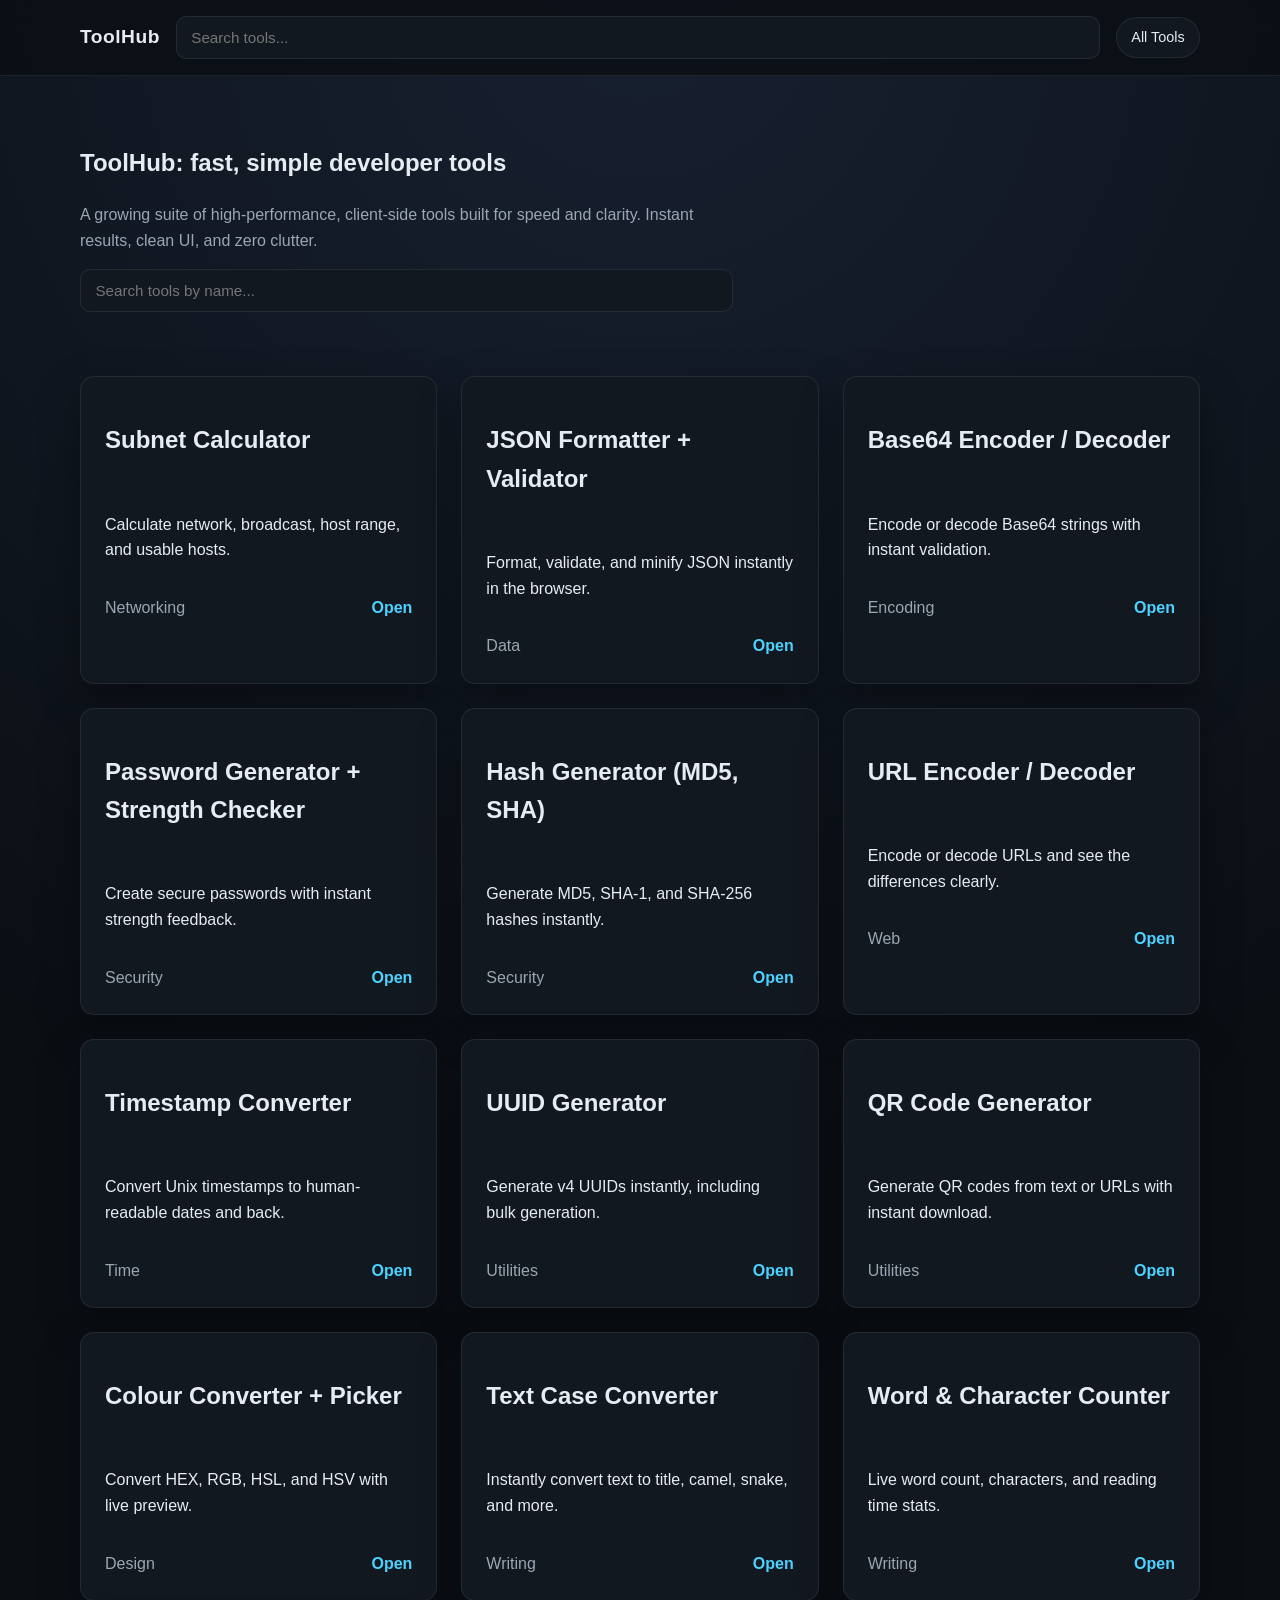
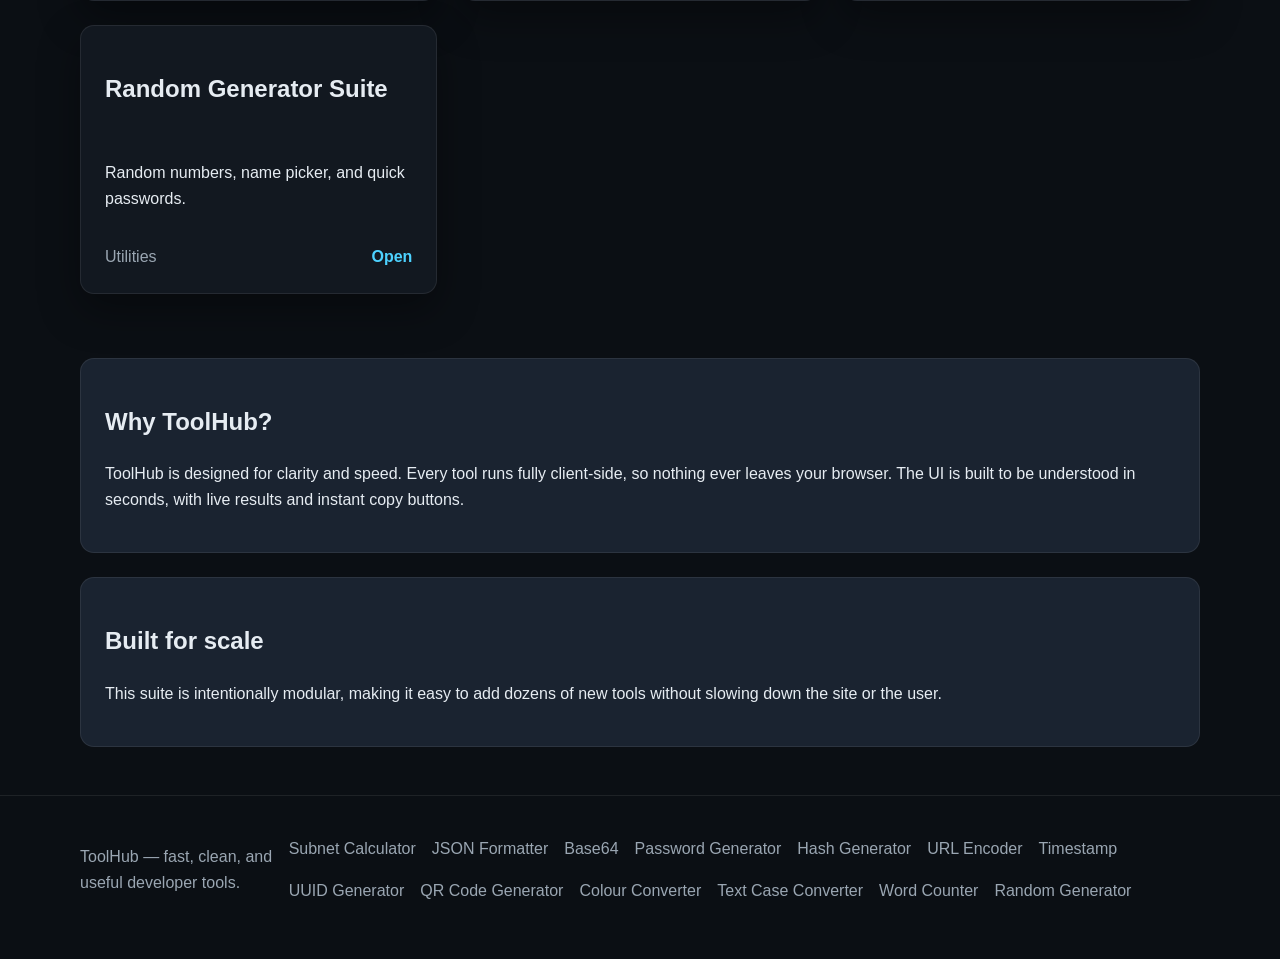
<file: index.html>
<!doctype html>
<html lang="en">
  <head>
    <meta charset="utf-8" />
    <meta name="viewport" content="width=device-width, initial-scale=1" />
    <title>ToolHub — Fast Developer Tools (Subnet, JSON, Base64)</title>
    <meta
      name="description"
      content="ToolHub is a high-performance suite of free developer tools: Subnet Calculator, JSON Formatter/Validator, and Base64 Encoder/Decoder. Fast, client-side, and SEO-optimised."
    />
    <link rel="stylesheet" href="/css/styles.css" />
  </head>
  <body>
    <header class="site-header">
      <div class="container header-inner">
        <a class="logo" href="/">ToolHub</a>
        <form class="global-search" data-search-form>
          <label class="sr-only" for="global-search">Search tools</label>
          <input
            id="global-search"
            name="q"
            type="search"
            placeholder="Search tools..."
            autocomplete="off"
            list="tool-list"
          />
          <datalist id="tool-list">
            <option value="Subnet Calculator"></option>
            <option value="JSON Formatter"></option>
            <option value="Base64 Encoder / Decoder"></option>
            <option value="Password Generator"></option>
            <option value="Hash Generator"></option>
            <option value="URL Encoder / Decoder"></option>
            <option value="Timestamp Converter"></option>
            <option value="UUID Generator"></option>
            <option value="QR Code Generator"></option>
            <option value="Colour Converter + Picker"></option>
            <option value="Text Case Converter"></option>
            <option value="Word & Character Counter"></option>
            <option value="Random Generator Suite"></option>
          </datalist>
        </form>
        <details class="tools-menu">
          <summary>All Tools</summary>
          <div class="tools-panel">
            <a href="/tools/subnet.html">Subnet Calculator</a>
            <a href="/tools/json.html">JSON Formatter</a>
            <a href="/tools/base64.html">Base64 Encoder / Decoder</a>
            <a href="/tools/password.html">Password Generator</a>
            <a href="/tools/hash.html">Hash Generator</a>
            <a href="/tools/url.html">URL Encoder / Decoder</a>
            <a href="/tools/timestamp.html">Timestamp Converter</a>
            <a href="/tools/uuid.html">UUID Generator</a>
            <a href="/tools/qr.html">QR Code Generator</a>
            <a href="/tools/color.html">Colour Converter + Picker</a>
            <a href="/tools/case.html">Text Case Converter</a>
            <a href="/tools/counter.html">Word & Character Counter</a>
            <a href="/tools/random.html">Random Generator Suite</a>
          </div>
        </details>
      </div>
    </header>

    <main class="container">
      <section class="hero">
        <div>
          <h1>ToolHub: fast, simple developer tools</h1>
          <p class="lead">
            A growing suite of high-performance, client-side tools built for
            speed and clarity. Instant results, clean UI, and zero clutter.
          </p>
          <form class="hero-search" data-home-search>
            <label class="sr-only" for="home-search">Search tools</label>
            <input
              id="home-search"
              type="search"
              placeholder="Search tools by name..."
              autocomplete="off"
            />
          </form>
        </div>
      </section>

      <section class="tools-grid" aria-label="Available tools">
        <article class="tool-card" data-tool data-title="Subnet Calculator">
          <h2><a href="/tools/subnet.html">Subnet Calculator</a></h2>
          <p>Calculate network, broadcast, host range, and usable hosts.</p>
          <div class="tool-meta">
            <span>Networking</span>
            <a class="tool-link" href="/tools/subnet.html">Open</a>
          </div>
        </article>
        <article class="tool-card" data-tool data-title="JSON Formatter">
          <h2><a href="/tools/json.html">JSON Formatter + Validator</a></h2>
          <p>Format, validate, and minify JSON instantly in the browser.</p>
          <div class="tool-meta">
            <span>Data</span>
            <a class="tool-link" href="/tools/json.html">Open</a>
          </div>
        </article>
        <article class="tool-card" data-tool data-title="Base64 Encoder">
          <h2><a href="/tools/base64.html">Base64 Encoder / Decoder</a></h2>
          <p>Encode or decode Base64 strings with instant validation.</p>
          <div class="tool-meta">
            <span>Encoding</span>
            <a class="tool-link" href="/tools/base64.html">Open</a>
          </div>
        </article>
        <article class="tool-card" data-tool data-title="Password Generator">
          <h2><a href="/tools/password.html">Password Generator + Strength Checker</a></h2>
          <p>Create secure passwords with instant strength feedback.</p>
          <div class="tool-meta">
            <span>Security</span>
            <a class="tool-link" href="/tools/password.html">Open</a>
          </div>
        </article>
        <article class="tool-card" data-tool data-title="Hash Generator">
          <h2><a href="/tools/hash.html">Hash Generator (MD5, SHA)</a></h2>
          <p>Generate MD5, SHA-1, and SHA-256 hashes instantly.</p>
          <div class="tool-meta">
            <span>Security</span>
            <a class="tool-link" href="/tools/hash.html">Open</a>
          </div>
        </article>
        <article class="tool-card" data-tool data-title="URL Encoder / Decoder">
          <h2><a href="/tools/url.html">URL Encoder / Decoder</a></h2>
          <p>Encode or decode URLs and see the differences clearly.</p>
          <div class="tool-meta">
            <span>Web</span>
            <a class="tool-link" href="/tools/url.html">Open</a>
          </div>
        </article>
        <article class="tool-card" data-tool data-title="Timestamp Converter">
          <h2><a href="/tools/timestamp.html">Timestamp Converter</a></h2>
          <p>Convert Unix timestamps to human-readable dates and back.</p>
          <div class="tool-meta">
            <span>Time</span>
            <a class="tool-link" href="/tools/timestamp.html">Open</a>
          </div>
        </article>
        <article class="tool-card" data-tool data-title="UUID Generator">
          <h2><a href="/tools/uuid.html">UUID Generator</a></h2>
          <p>Generate v4 UUIDs instantly, including bulk generation.</p>
          <div class="tool-meta">
            <span>Utilities</span>
            <a class="tool-link" href="/tools/uuid.html">Open</a>
          </div>
        </article>
        <article class="tool-card" data-tool data-title="QR Code Generator">
          <h2><a href="/tools/qr.html">QR Code Generator</a></h2>
          <p>Generate QR codes from text or URLs with instant download.</p>
          <div class="tool-meta">
            <span>Utilities</span>
            <a class="tool-link" href="/tools/qr.html">Open</a>
          </div>
        </article>
        <article class="tool-card" data-tool data-title="Colour Converter + Picker">
          <h2><a href="/tools/color.html">Colour Converter + Picker</a></h2>
          <p>Convert HEX, RGB, HSL, and HSV with live preview.</p>
          <div class="tool-meta">
            <span>Design</span>
            <a class="tool-link" href="/tools/color.html">Open</a>
          </div>
        </article>
        <article class="tool-card" data-tool data-title="Text Case Converter">
          <h2><a href="/tools/case.html">Text Case Converter</a></h2>
          <p>Instantly convert text to title, camel, snake, and more.</p>
          <div class="tool-meta">
            <span>Writing</span>
            <a class="tool-link" href="/tools/case.html">Open</a>
          </div>
        </article>
        <article class="tool-card" data-tool data-title="Word & Character Counter">
          <h2><a href="/tools/counter.html">Word & Character Counter</a></h2>
          <p>Live word count, characters, and reading time stats.</p>
          <div class="tool-meta">
            <span>Writing</span>
            <a class="tool-link" href="/tools/counter.html">Open</a>
          </div>
        </article>
        <article class="tool-card" data-tool data-title="Random Generator Suite">
          <h2><a href="/tools/random.html">Random Generator Suite</a></h2>
          <p>Random numbers, name picker, and quick passwords.</p>
          <div class="tool-meta">
            <span>Utilities</span>
            <a class="tool-link" href="/tools/random.html">Open</a>
          </div>
        </article>
      </section>

      <section class="content-slab">
        <article class="content-block">
          <h2>Why ToolHub?</h2>
          <p>
            ToolHub is designed for clarity and speed. Every tool runs fully
            client-side, so nothing ever leaves your browser. The UI is built
            to be understood in seconds, with live results and instant copy
            buttons.
          </p>
        </article>
        <article class="content-block">
          <h2>Built for scale</h2>
          <p>
            This suite is intentionally modular, making it easy to add dozens
            of new tools without slowing down the site or the user.
          </p>
        </article>
      </section>
    </main>

    <footer class="site-footer">
      <div class="container footer-inner">
        <p>ToolHub — fast, clean, and useful developer tools.</p>
        <div class="footer-links">
          <a href="/tools/subnet.html">Subnet Calculator</a>
          <a href="/tools/json.html">JSON Formatter</a>
          <a href="/tools/base64.html">Base64</a>
          <a href="/tools/password.html">Password Generator</a>
          <a href="/tools/hash.html">Hash Generator</a>
          <a href="/tools/url.html">URL Encoder</a>
          <a href="/tools/timestamp.html">Timestamp</a>
          <a href="/tools/uuid.html">UUID Generator</a>
          <a href="/tools/qr.html">QR Code Generator</a>
          <a href="/tools/color.html">Colour Converter</a>
          <a href="/tools/case.html">Text Case Converter</a>
          <a href="/tools/counter.html">Word Counter</a>
          <a href="/tools/random.html">Random Generator</a>
        </div>
      </div>
    </footer>

    <script src="/js/common.js" defer></script>
    <script src="/js/home.js" defer></script>
  </body>
</html>
</file>
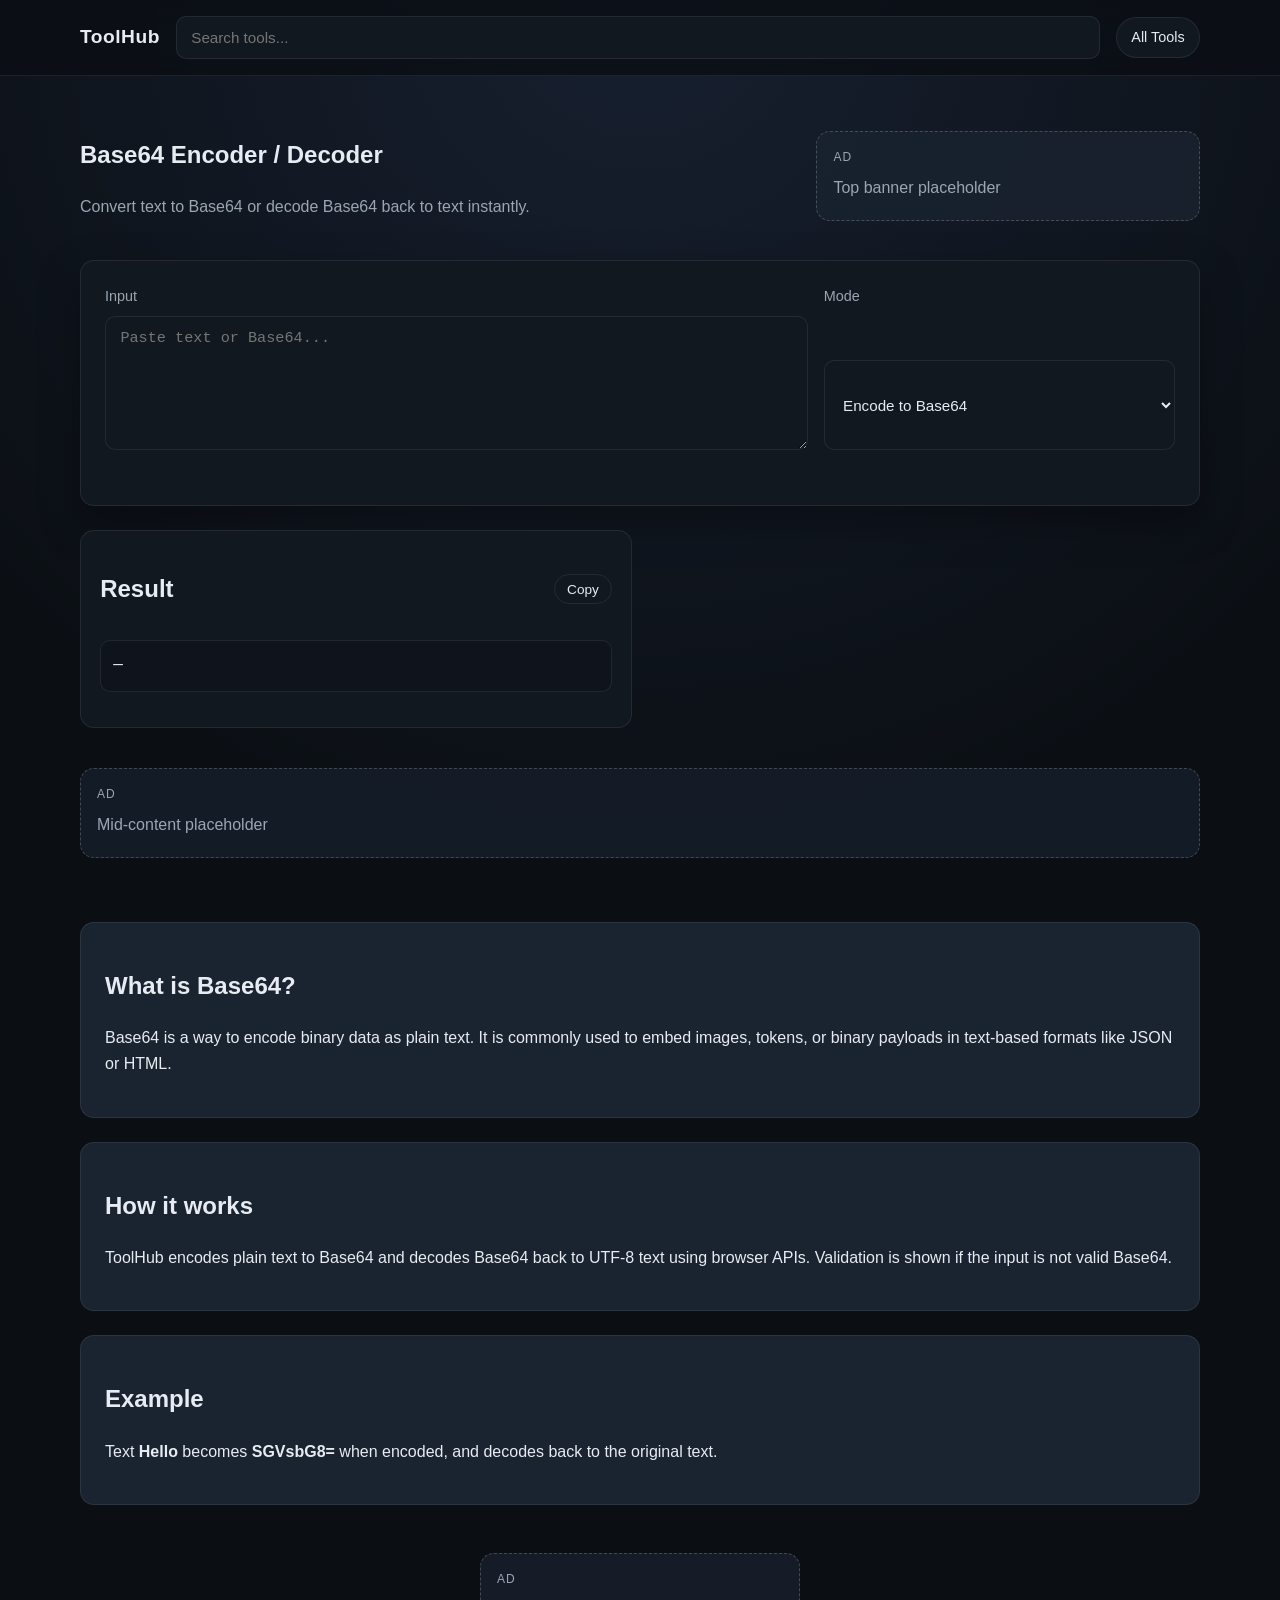
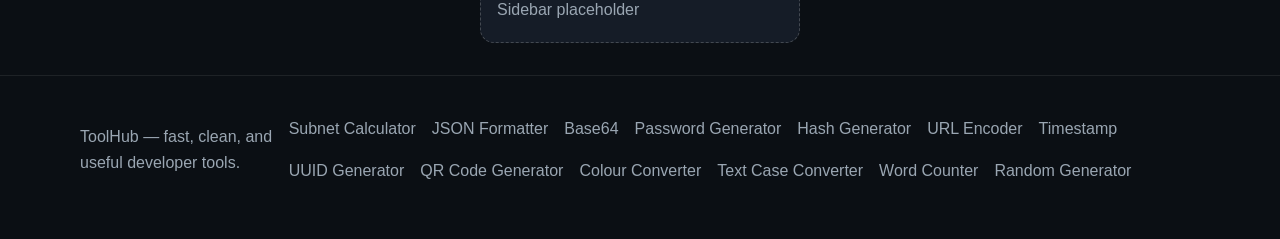
<file: tools/base64.html>
<!doctype html>
<html lang="en">
  <head>
    <meta charset="utf-8" />
    <meta name="viewport" content="width=device-width, initial-scale=1" />
    <title>Base64 Encoder / Decoder — ToolHub</title>
    <meta
      name="description"
      content="Base64 Encoder / Decoder: encode or decode Base64 strings instantly in your browser. Fast, client-side, SEO-optimised."
    />
    <link rel="stylesheet" href="/css/styles.css" />
  </head>
  <body>
    <header class="site-header">
      <div class="container header-inner">
        <a class="logo" href="/">ToolHub</a>
        <form class="global-search" data-search-form>
          <label class="sr-only" for="global-search">Search tools</label>
          <input
            id="global-search"
            name="q"
            type="search"
            placeholder="Search tools..."
            autocomplete="off"
            list="tool-list"
          />
          <datalist id="tool-list">
            <option value="Subnet Calculator"></option>
            <option value="JSON Formatter"></option>
            <option value="Base64 Encoder / Decoder"></option>
            <option value="Password Generator"></option>
            <option value="Hash Generator"></option>
            <option value="URL Encoder / Decoder"></option>
            <option value="Timestamp Converter"></option>
            <option value="UUID Generator"></option>
            <option value="QR Code Generator"></option>
            <option value="Colour Converter + Picker"></option>
            <option value="Text Case Converter"></option>
            <option value="Word & Character Counter"></option>
            <option value="Random Generator Suite"></option>
          </datalist>
        </form>
        <details class="tools-menu">
          <summary>All Tools</summary>
          <div class="tools-panel">
            <a href="/tools/subnet.html">Subnet Calculator</a>
            <a href="/tools/json.html">JSON Formatter</a>
            <a class="active" href="/tools/base64.html">Base64 Encoder / Decoder</a>
            <a href="/tools/password.html">Password Generator</a>
            <a href="/tools/hash.html">Hash Generator</a>
            <a href="/tools/url.html">URL Encoder / Decoder</a>
            <a href="/tools/timestamp.html">Timestamp Converter</a>
            <a href="/tools/uuid.html">UUID Generator</a>
            <a href="/tools/qr.html">QR Code Generator</a>
            <a href="/tools/color.html">Colour Converter + Picker</a>
            <a href="/tools/case.html">Text Case Converter</a>
            <a href="/tools/counter.html">Word & Character Counter</a>
            <a href="/tools/random.html">Random Generator Suite</a>
          </div>
        </details>
      </div>
    </header>

    <main class="container">
      <section class="tool-hero">
        <div>
          <h1>Base64 Encoder / Decoder</h1>
          <p class="lead">
            Convert text to Base64 or decode Base64 back to text instantly.
          </p>
        </div>
        <aside class="ad ad-banner" aria-label="Advertisement">
          <div class="ad-label">Ad</div>
          <div class="ad-body">Top banner placeholder</div>
        </aside>
      </section>

      <section class="tool-panel">
        <div class="input-grid">
          <div class="input-group">
            <label for="base64-input">Input</label>
            <textarea
              id="base64-input"
              rows="6"
              placeholder="Paste text or Base64..."
            ></textarea>
          </div>
          <div class="input-group">
            <label for="base64-mode">Mode</label>
            <select id="base64-mode">
              <option value="encode">Encode to Base64</option>
              <option value="decode">Decode from Base64</option>
            </select>
          </div>
        </div>
        <div class="validation" data-validation></div>
      </section>

      <section class="tool-results">
        <article class="result-card">
          <div class="result-header">
            <h2>Result</h2>
            <button class="copy-btn" data-copy-target="result">Copy</button>
          </div>
          <pre class="result-pre" data-result="result">—</pre>
        </article>
      </section>

      <section class="ad ad-mid" aria-label="Advertisement">
        <div class="ad-label">Ad</div>
        <div class="ad-body">Mid-content placeholder</div>
      </section>

      <section class="content-slab">
        <article class="content-block">
          <h2>What is Base64?</h2>
          <p>
            Base64 is a way to encode binary data as plain text. It is commonly
            used to embed images, tokens, or binary payloads in text-based
            formats like JSON or HTML.
          </p>
        </article>
        <article class="content-block">
          <h2>How it works</h2>
          <p>
            ToolHub encodes plain text to Base64 and decodes Base64 back to
            UTF-8 text using browser APIs. Validation is shown if the input is
            not valid Base64.
          </p>
        </article>
        <article class="content-block">
          <h2>Example</h2>
          <p>
            Text <strong>Hello</strong> becomes <strong>SGVsbG8=</strong> when
            encoded, and decodes back to the original text.
          </p>
        </article>
      </section>
    </main>

    <aside class="ad ad-sidebar" aria-label="Advertisement">
      <div class="ad-label">Ad</div>
      <div class="ad-body">Sidebar placeholder</div>
    </aside>

    <footer class="site-footer">
      <div class="container footer-inner">
        <p>ToolHub — fast, clean, and useful developer tools.</p>
        <div class="footer-links">
          <a href="/tools/subnet.html">Subnet Calculator</a>
          <a href="/tools/json.html">JSON Formatter</a>
          <a href="/tools/base64.html">Base64</a>
          <a href="/tools/password.html">Password Generator</a>
          <a href="/tools/hash.html">Hash Generator</a>
          <a href="/tools/url.html">URL Encoder</a>
          <a href="/tools/timestamp.html">Timestamp</a>
          <a href="/tools/uuid.html">UUID Generator</a>
          <a href="/tools/qr.html">QR Code Generator</a>
          <a href="/tools/color.html">Colour Converter</a>
          <a href="/tools/case.html">Text Case Converter</a>
          <a href="/tools/counter.html">Word Counter</a>
          <a href="/tools/random.html">Random Generator</a>
        </div>
      </div>
    </footer>

    <script src="/js/common.js" defer></script>
    <script src="/js/base64.js" defer></script>
  </body>
</html>
</file>
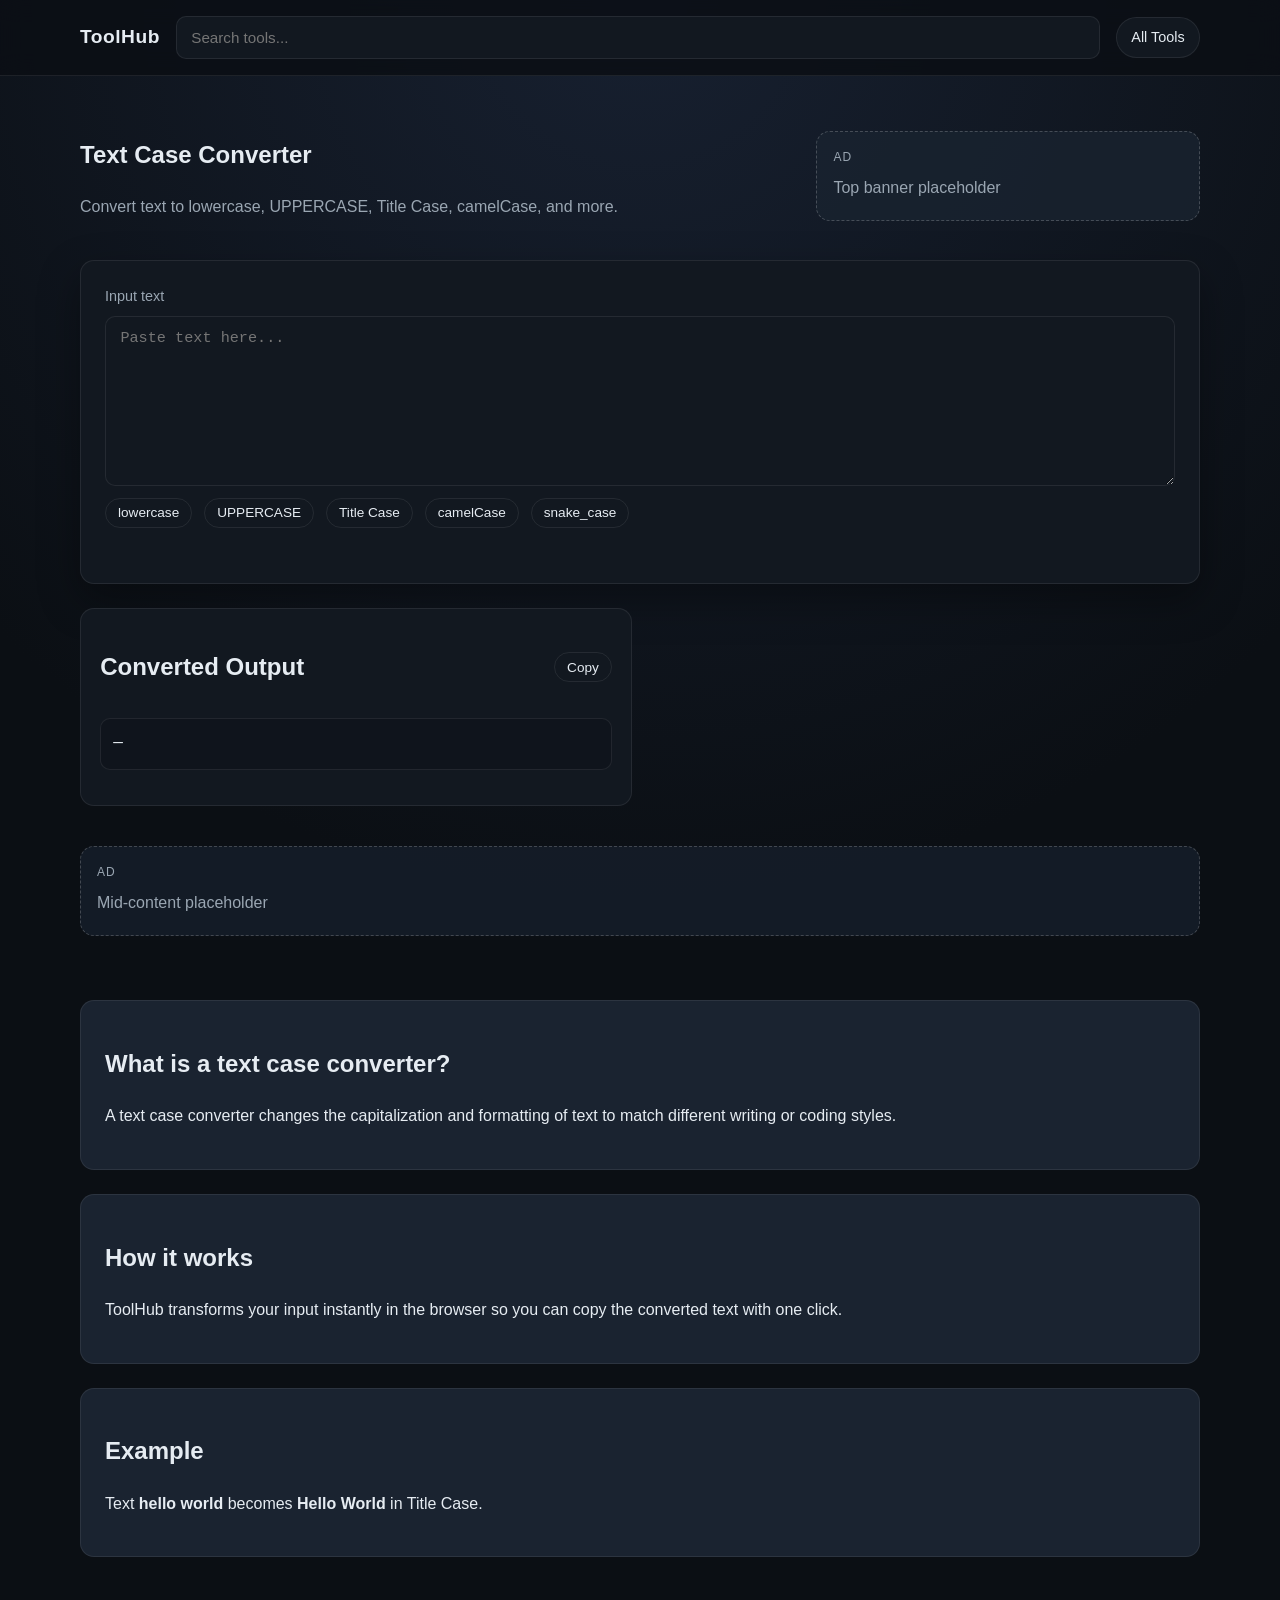
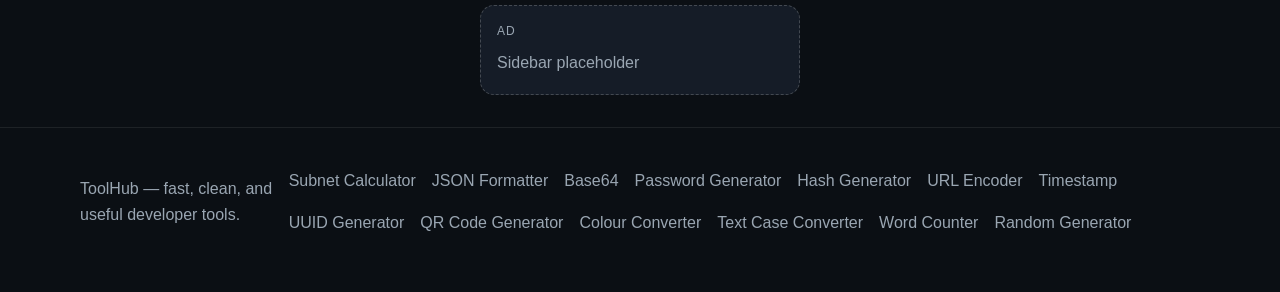
<file: tools/case.html>
<!doctype html>
<html lang="en">
  <head>
    <meta charset="utf-8" />
    <meta name="viewport" content="width=device-width, initial-scale=1" />
    <title>Text Case Converter — ToolHub</title>
    <meta
      name="description"
      content="Text Case Converter: transform text to lowercase, uppercase, title case, camelCase, snake_case, and more. Fast, client-side, SEO-optimised."
    />
    <link rel="stylesheet" href="/css/styles.css" />
  </head>
  <body>
    <header class="site-header">
      <div class="container header-inner">
        <a class="logo" href="/">ToolHub</a>
        <form class="global-search" data-search-form>
          <label class="sr-only" for="global-search">Search tools</label>
          <input
            id="global-search"
            name="q"
            type="search"
            placeholder="Search tools..."
            autocomplete="off"
            list="tool-list"
          />
          <datalist id="tool-list">
            <option value="Subnet Calculator"></option>
            <option value="JSON Formatter"></option>
            <option value="Base64 Encoder / Decoder"></option>
            <option value="Password Generator"></option>
            <option value="Hash Generator"></option>
            <option value="URL Encoder / Decoder"></option>
            <option value="Timestamp Converter"></option>
            <option value="UUID Generator"></option>
            <option value="QR Code Generator"></option>
            <option value="Colour Converter + Picker"></option>
            <option value="Text Case Converter"></option>
            <option value="Word & Character Counter"></option>
            <option value="Random Generator Suite"></option>
          </datalist>
        </form>
        <details class="tools-menu">
          <summary>All Tools</summary>
          <div class="tools-panel">
            <a href="/tools/subnet.html">Subnet Calculator</a>
            <a href="/tools/json.html">JSON Formatter</a>
            <a href="/tools/base64.html">Base64 Encoder / Decoder</a>
            <a href="/tools/password.html">Password Generator</a>
            <a href="/tools/hash.html">Hash Generator</a>
            <a href="/tools/url.html">URL Encoder / Decoder</a>
            <a href="/tools/timestamp.html">Timestamp Converter</a>
            <a href="/tools/uuid.html">UUID Generator</a>
            <a href="/tools/qr.html">QR Code Generator</a>
            <a href="/tools/color.html">Colour Converter + Picker</a>
            <a class="active" href="/tools/case.html">Text Case Converter</a>
            <a href="/tools/counter.html">Word & Character Counter</a>
            <a href="/tools/random.html">Random Generator Suite</a>
          </div>
        </details>
      </div>
    </header>

    <main class="container">
      <section class="tool-hero">
        <div>
          <h1>Text Case Converter</h1>
          <p class="lead">
            Convert text to lowercase, UPPERCASE, Title Case, camelCase, and more.
          </p>
        </div>
        <aside class="ad ad-banner" aria-label="Advertisement">
          <div class="ad-label">Ad</div>
          <div class="ad-body">Top banner placeholder</div>
        </aside>
      </section>

      <section class="tool-panel">
        <div class="input-group">
          <label for="case-input">Input text</label>
          <textarea id="case-input" rows="8" placeholder="Paste text here..."></textarea>
        </div>
        <div class="action-row">
          <button class="ghost-btn" data-action="lower">lowercase</button>
          <button class="ghost-btn" data-action="upper">UPPERCASE</button>
          <button class="ghost-btn" data-action="title">Title Case</button>
          <button class="ghost-btn" data-action="camel">camelCase</button>
          <button class="ghost-btn" data-action="snake">snake_case</button>
        </div>
        <div class="validation" data-validation></div>
      </section>

      <section class="tool-results">
        <article class="result-card">
          <div class="result-header">
            <h2>Converted Output</h2>
            <button class="copy-btn" data-copy-target="case">Copy</button>
          </div>
          <pre class="result-pre" data-result="case">—</pre>
        </article>
      </section>

      <section class="ad ad-mid" aria-label="Advertisement">
        <div class="ad-label">Ad</div>
        <div class="ad-body">Mid-content placeholder</div>
      </section>

      <section class="content-slab">
        <article class="content-block">
          <h2>What is a text case converter?</h2>
          <p>
            A text case converter changes the capitalization and formatting of
            text to match different writing or coding styles.
          </p>
        </article>
        <article class="content-block">
          <h2>How it works</h2>
          <p>
            ToolHub transforms your input instantly in the browser so you can
            copy the converted text with one click.
          </p>
        </article>
        <article class="content-block">
          <h2>Example</h2>
          <p>
            Text <strong>hello world</strong> becomes
            <strong>Hello World</strong> in Title Case.
          </p>
        </article>
      </section>
    </main>

    <aside class="ad ad-sidebar" aria-label="Advertisement">
      <div class="ad-label">Ad</div>
      <div class="ad-body">Sidebar placeholder</div>
    </aside>

    <footer class="site-footer">
      <div class="container footer-inner">
        <p>ToolHub — fast, clean, and useful developer tools.</p>
        <div class="footer-links">
          <a href="/tools/subnet.html">Subnet Calculator</a>
          <a href="/tools/json.html">JSON Formatter</a>
          <a href="/tools/base64.html">Base64</a>
          <a href="/tools/password.html">Password Generator</a>
          <a href="/tools/hash.html">Hash Generator</a>
          <a href="/tools/url.html">URL Encoder</a>
          <a href="/tools/timestamp.html">Timestamp</a>
          <a href="/tools/uuid.html">UUID Generator</a>
          <a href="/tools/qr.html">QR Code Generator</a>
          <a href="/tools/color.html">Colour Converter</a>
          <a href="/tools/case.html">Text Case Converter</a>
          <a href="/tools/counter.html">Word Counter</a>
          <a href="/tools/random.html">Random Generator</a>
        </div>
      </div>
    </footer>

    <script src="/js/common.js" defer></script>
    <script src="/js/case.js" defer></script>
  </body>
</html>
</file>
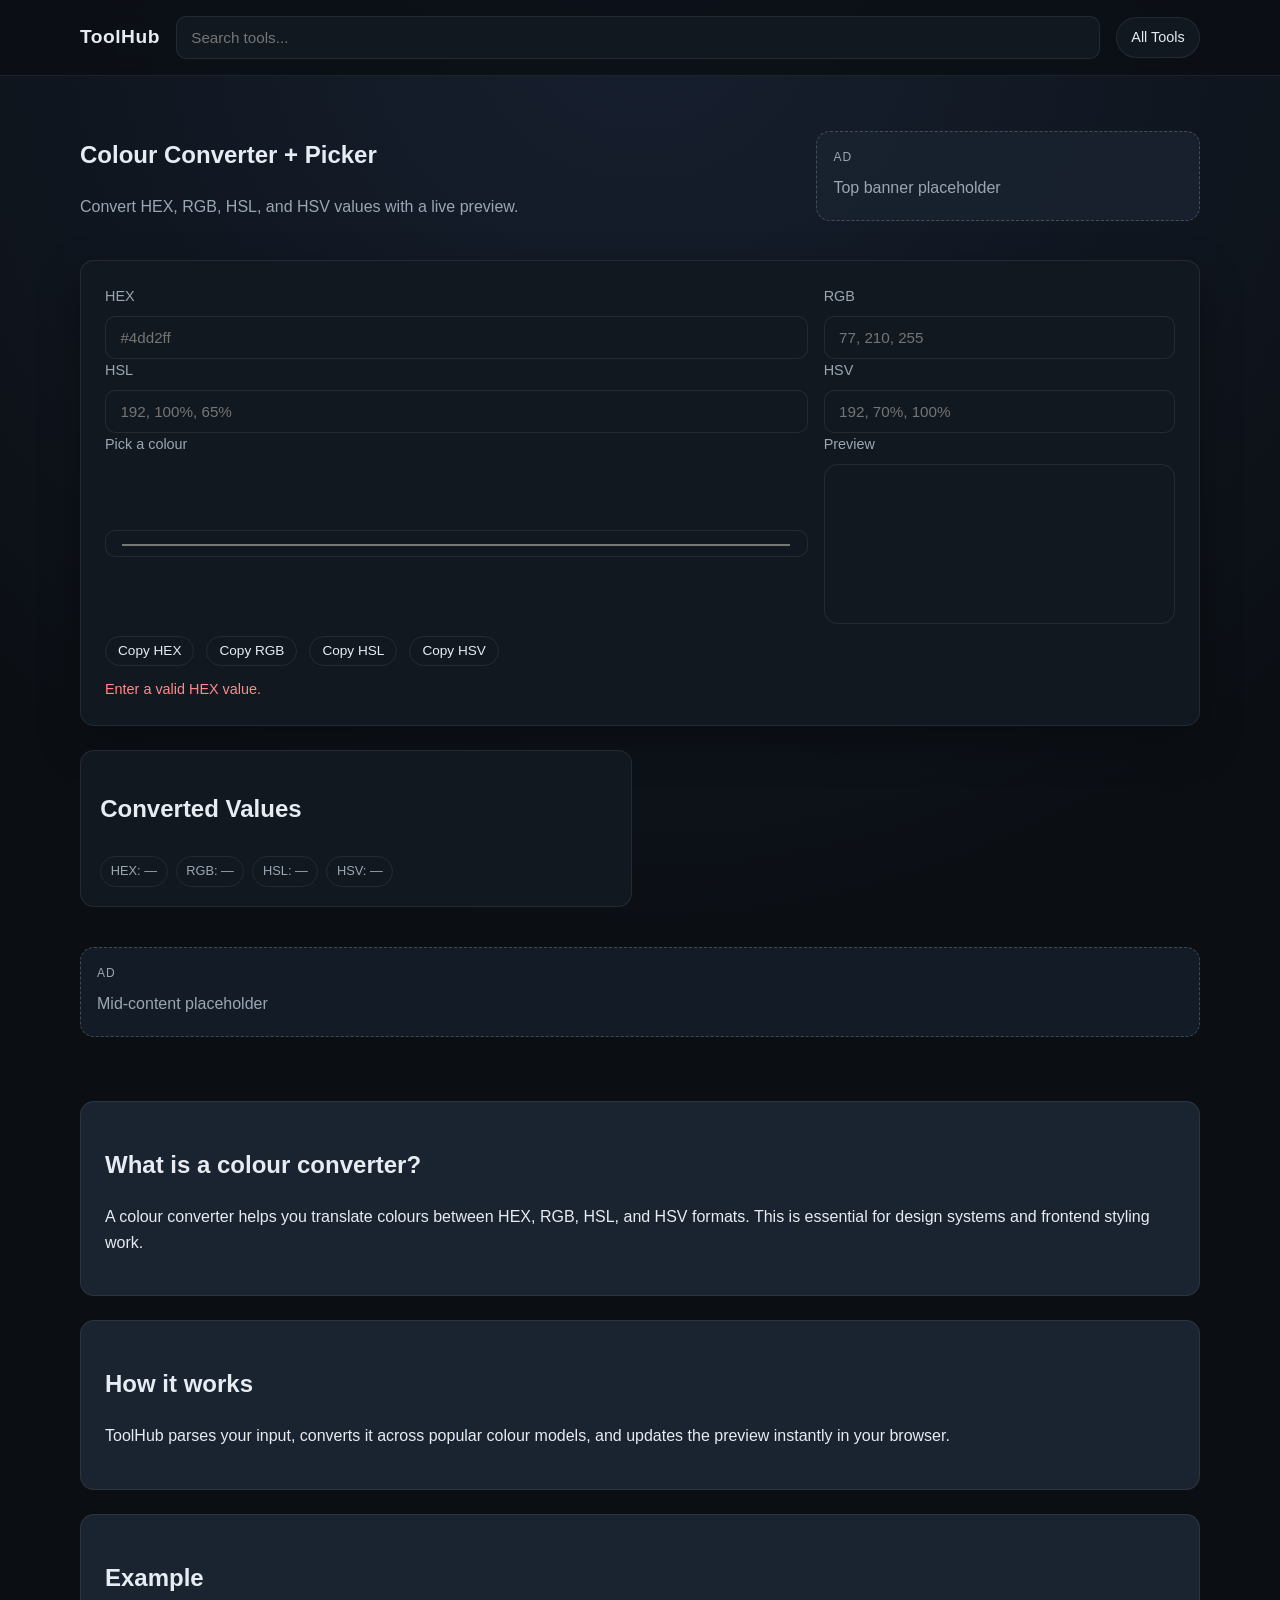
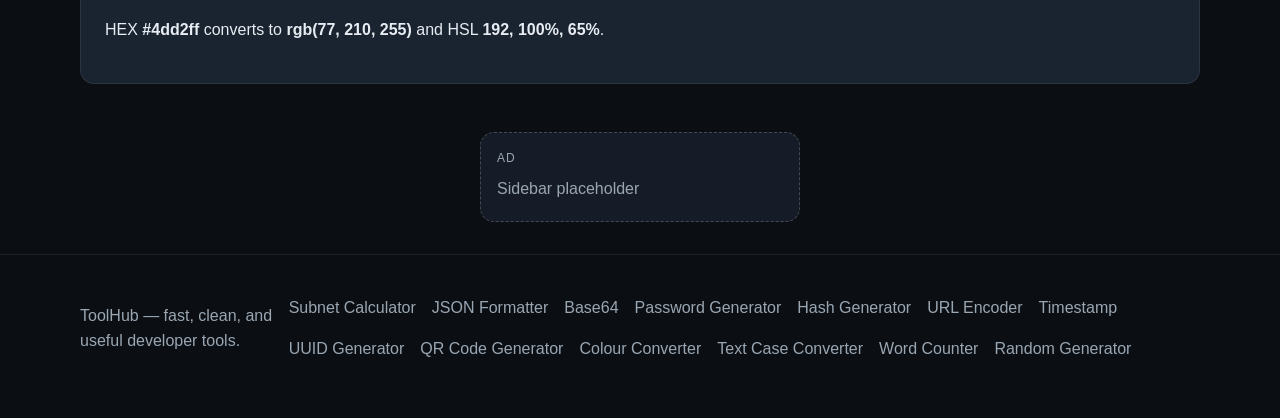
<file: tools/color.html>
<!doctype html>
<html lang="en">
  <head>
    <meta charset="utf-8" />
    <meta name="viewport" content="width=device-width, initial-scale=1" />
    <title>Colour Converter + Picker — ToolHub</title>
    <meta
      name="description"
      content="Colour Converter + Picker: convert HEX, RGB, HSL, and HSV with a live preview. Copy values instantly. Fast, client-side, SEO-optimised."
    />
    <link rel="stylesheet" href="/css/styles.css" />
  </head>
  <body>
    <header class="site-header">
      <div class="container header-inner">
        <a class="logo" href="/">ToolHub</a>
        <form class="global-search" data-search-form>
          <label class="sr-only" for="global-search">Search tools</label>
          <input
            id="global-search"
            name="q"
            type="search"
            placeholder="Search tools..."
            autocomplete="off"
            list="tool-list"
          />
          <datalist id="tool-list">
            <option value="Subnet Calculator"></option>
            <option value="JSON Formatter"></option>
            <option value="Base64 Encoder / Decoder"></option>
            <option value="Password Generator"></option>
            <option value="Hash Generator"></option>
            <option value="URL Encoder / Decoder"></option>
            <option value="Timestamp Converter"></option>
            <option value="UUID Generator"></option>
            <option value="QR Code Generator"></option>
            <option value="Colour Converter + Picker"></option>
            <option value="Text Case Converter"></option>
            <option value="Word & Character Counter"></option>
            <option value="Random Generator Suite"></option>
          </datalist>
        </form>
        <details class="tools-menu">
          <summary>All Tools</summary>
          <div class="tools-panel">
            <a href="/tools/subnet.html">Subnet Calculator</a>
            <a href="/tools/json.html">JSON Formatter</a>
            <a href="/tools/base64.html">Base64 Encoder / Decoder</a>
            <a href="/tools/password.html">Password Generator</a>
            <a href="/tools/hash.html">Hash Generator</a>
            <a href="/tools/url.html">URL Encoder / Decoder</a>
            <a href="/tools/timestamp.html">Timestamp Converter</a>
            <a href="/tools/uuid.html">UUID Generator</a>
            <a href="/tools/qr.html">QR Code Generator</a>
            <a class="active" href="/tools/color.html">Colour Converter + Picker</a>
            <a href="/tools/case.html">Text Case Converter</a>
            <a href="/tools/counter.html">Word & Character Counter</a>
            <a href="/tools/random.html">Random Generator Suite</a>
          </div>
        </details>
      </div>
    </header>

    <main class="container">
      <section class="tool-hero">
        <div>
          <h1>Colour Converter + Picker</h1>
          <p class="lead">
            Convert HEX, RGB, HSL, and HSV values with a live preview.
          </p>
        </div>
        <aside class="ad ad-banner" aria-label="Advertisement">
          <div class="ad-label">Ad</div>
          <div class="ad-body">Top banner placeholder</div>
        </aside>
      </section>

      <section class="tool-panel">
        <div class="input-grid">
          <div class="input-group">
            <label for="hex-input">HEX</label>
            <input id="hex-input" type="text" placeholder="#4dd2ff" />
          </div>
          <div class="input-group">
            <label for="rgb-input">RGB</label>
            <input id="rgb-input" type="text" placeholder="77, 210, 255" />
          </div>
        </div>
        <div class="input-grid">
          <div class="input-group">
            <label for="hsl-input">HSL</label>
            <input id="hsl-input" type="text" placeholder="192, 100%, 65%" />
          </div>
          <div class="input-group">
            <label for="hsv-input">HSV</label>
            <input id="hsv-input" type="text" placeholder="192, 70%, 100%" />
          </div>
        </div>
        <div class="input-grid">
          <div class="input-group">
            <label for="color-picker">Pick a colour</label>
            <input id="color-picker" type="color" value="#4dd2ff" />
          </div>
          <div class="input-group">
            <label>Preview</label>
            <div class="preview-box" id="color-preview"></div>
          </div>
        </div>
        <div class="action-row">
          <button class="ghost-btn" data-copy-target="hex">Copy HEX</button>
          <button class="ghost-btn" data-copy-target="rgb">Copy RGB</button>
          <button class="ghost-btn" data-copy-target="hsl">Copy HSL</button>
          <button class="ghost-btn" data-copy-target="hsv">Copy HSV</button>
        </div>
        <div class="validation" data-validation></div>
      </section>

      <section class="tool-results">
        <article class="result-card">
          <div class="result-header">
            <h2>Converted Values</h2>
          </div>
          <div class="pill-row">
            <span class="pill" data-result="hex">HEX: —</span>
            <span class="pill" data-result="rgb">RGB: —</span>
            <span class="pill" data-result="hsl">HSL: —</span>
            <span class="pill" data-result="hsv">HSV: —</span>
          </div>
        </article>
      </section>

      <section class="ad ad-mid" aria-label="Advertisement">
        <div class="ad-label">Ad</div>
        <div class="ad-body">Mid-content placeholder</div>
      </section>

      <section class="content-slab">
        <article class="content-block">
          <h2>What is a colour converter?</h2>
          <p>
            A colour converter helps you translate colours between HEX, RGB,
            HSL, and HSV formats. This is essential for design systems and
            frontend styling work.
          </p>
        </article>
        <article class="content-block">
          <h2>How it works</h2>
          <p>
            ToolHub parses your input, converts it across popular colour
            models, and updates the preview instantly in your browser.
          </p>
        </article>
        <article class="content-block">
          <h2>Example</h2>
          <p>
            HEX <strong>#4dd2ff</strong> converts to
            <strong>rgb(77, 210, 255)</strong> and HSL
            <strong>192, 100%, 65%</strong>.
          </p>
        </article>
      </section>
    </main>

    <aside class="ad ad-sidebar" aria-label="Advertisement">
      <div class="ad-label">Ad</div>
      <div class="ad-body">Sidebar placeholder</div>
    </aside>

    <footer class="site-footer">
      <div class="container footer-inner">
        <p>ToolHub — fast, clean, and useful developer tools.</p>
        <div class="footer-links">
          <a href="/tools/subnet.html">Subnet Calculator</a>
          <a href="/tools/json.html">JSON Formatter</a>
          <a href="/tools/base64.html">Base64</a>
          <a href="/tools/password.html">Password Generator</a>
          <a href="/tools/hash.html">Hash Generator</a>
          <a href="/tools/url.html">URL Encoder</a>
          <a href="/tools/timestamp.html">Timestamp</a>
          <a href="/tools/uuid.html">UUID Generator</a>
          <a href="/tools/qr.html">QR Code Generator</a>
          <a href="/tools/color.html">Colour Converter</a>
          <a href="/tools/case.html">Text Case Converter</a>
          <a href="/tools/counter.html">Word Counter</a>
          <a href="/tools/random.html">Random Generator</a>
        </div>
      </div>
    </footer>

    <script src="/js/common.js" defer></script>
    <script src="/js/color.js" defer></script>
  </body>
</html>
</file>
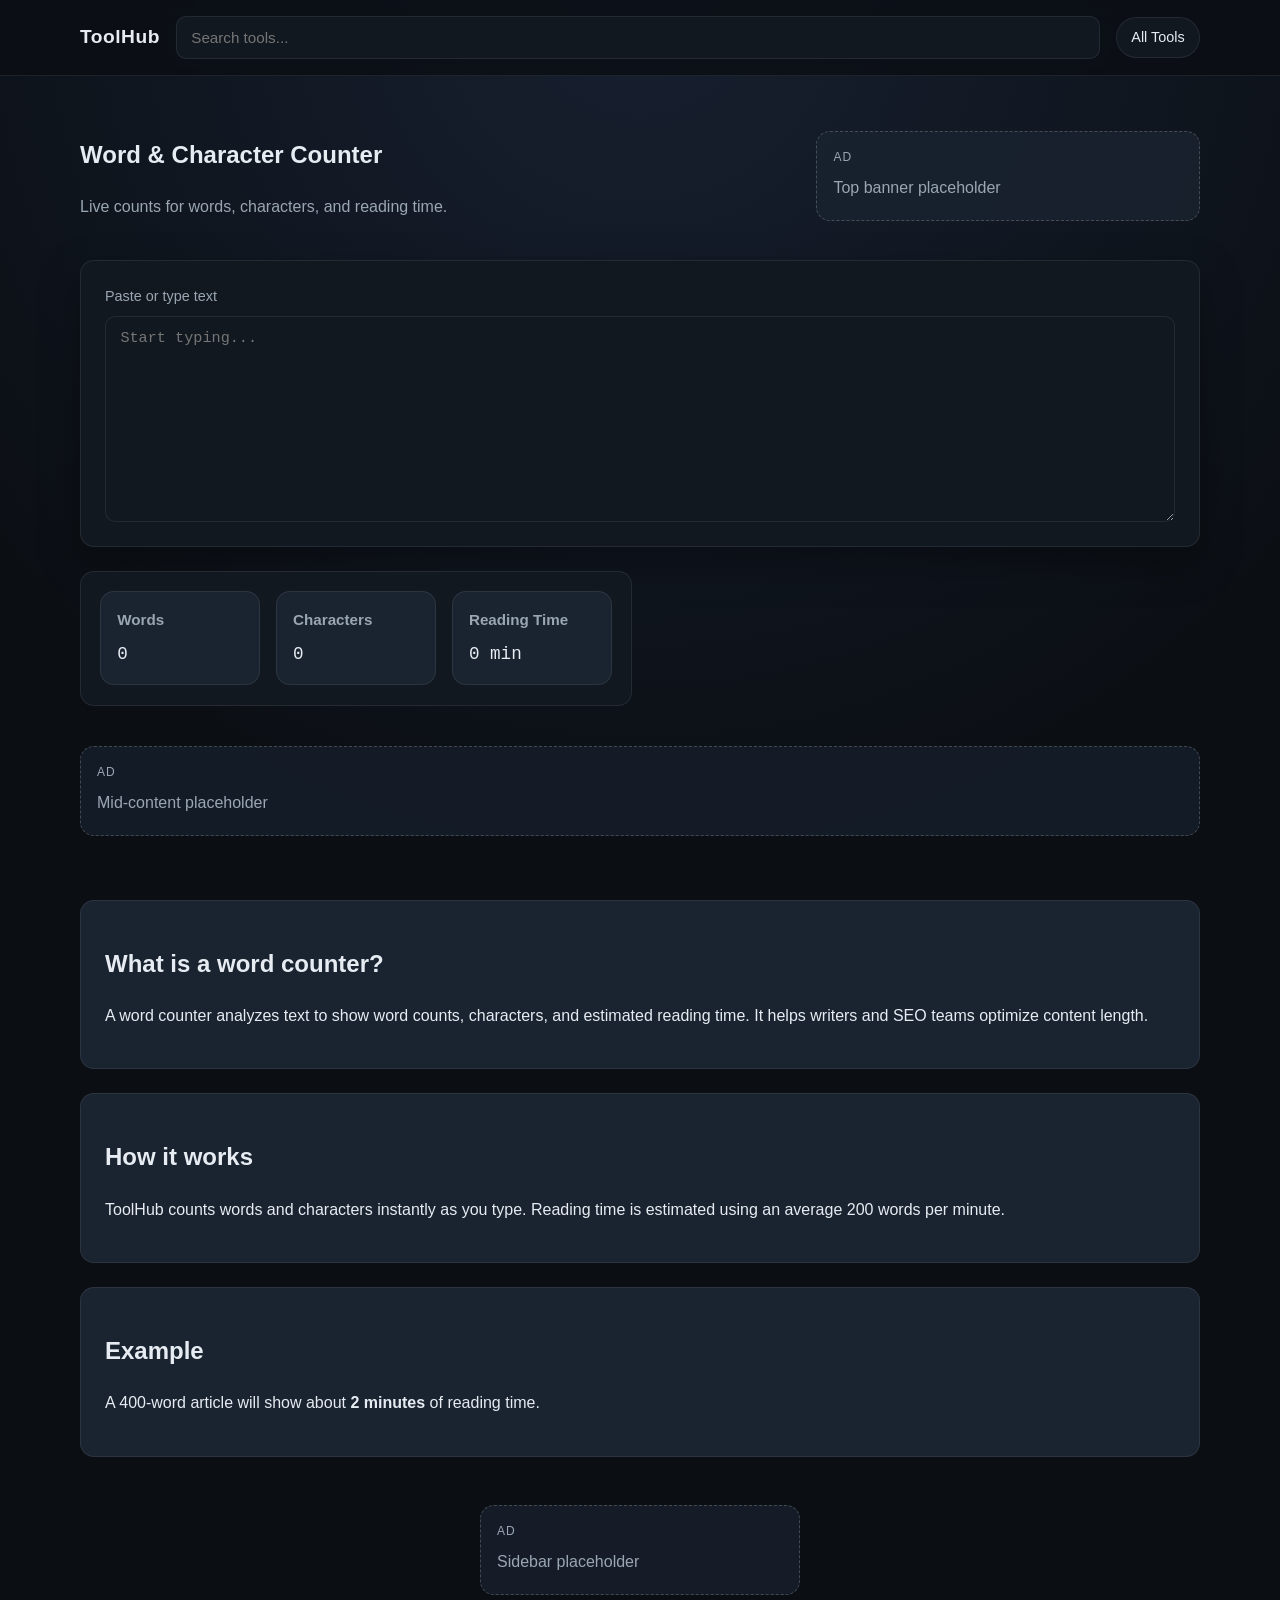
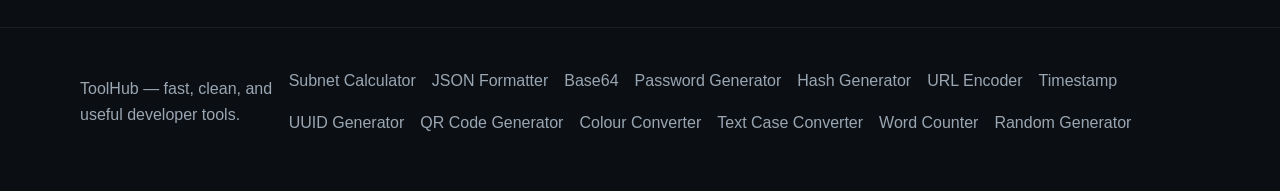
<file: tools/counter.html>
<!doctype html>
<html lang="en">
  <head>
    <meta charset="utf-8" />
    <meta name="viewport" content="width=device-width, initial-scale=1" />
    <title>Word & Character Counter — ToolHub</title>
    <meta
      name="description"
      content="Word & Character Counter: live word count, characters, and reading time stats. Fast, client-side, SEO-optimised."
    />
    <link rel="stylesheet" href="/css/styles.css" />
  </head>
  <body>
    <header class="site-header">
      <div class="container header-inner">
        <a class="logo" href="/">ToolHub</a>
        <form class="global-search" data-search-form>
          <label class="sr-only" for="global-search">Search tools</label>
          <input
            id="global-search"
            name="q"
            type="search"
            placeholder="Search tools..."
            autocomplete="off"
            list="tool-list"
          />
          <datalist id="tool-list">
            <option value="Subnet Calculator"></option>
            <option value="JSON Formatter"></option>
            <option value="Base64 Encoder / Decoder"></option>
            <option value="Password Generator"></option>
            <option value="Hash Generator"></option>
            <option value="URL Encoder / Decoder"></option>
            <option value="Timestamp Converter"></option>
            <option value="UUID Generator"></option>
            <option value="QR Code Generator"></option>
            <option value="Colour Converter + Picker"></option>
            <option value="Text Case Converter"></option>
            <option value="Word & Character Counter"></option>
            <option value="Random Generator Suite"></option>
          </datalist>
        </form>
        <details class="tools-menu">
          <summary>All Tools</summary>
          <div class="tools-panel">
            <a href="/tools/subnet.html">Subnet Calculator</a>
            <a href="/tools/json.html">JSON Formatter</a>
            <a href="/tools/base64.html">Base64 Encoder / Decoder</a>
            <a href="/tools/password.html">Password Generator</a>
            <a href="/tools/hash.html">Hash Generator</a>
            <a href="/tools/url.html">URL Encoder / Decoder</a>
            <a href="/tools/timestamp.html">Timestamp Converter</a>
            <a href="/tools/uuid.html">UUID Generator</a>
            <a href="/tools/qr.html">QR Code Generator</a>
            <a href="/tools/color.html">Colour Converter + Picker</a>
            <a href="/tools/case.html">Text Case Converter</a>
            <a class="active" href="/tools/counter.html">Word & Character Counter</a>
            <a href="/tools/random.html">Random Generator Suite</a>
          </div>
        </details>
      </div>
    </header>

    <main class="container">
      <section class="tool-hero">
        <div>
          <h1>Word & Character Counter</h1>
          <p class="lead">
            Live counts for words, characters, and reading time.
          </p>
        </div>
        <aside class="ad ad-banner" aria-label="Advertisement">
          <div class="ad-label">Ad</div>
          <div class="ad-body">Top banner placeholder</div>
        </aside>
      </section>

      <section class="tool-panel">
        <div class="input-group">
          <label for="counter-input">Paste or type text</label>
          <textarea id="counter-input" rows="10" placeholder="Start typing..."></textarea>
        </div>
      </section>

      <section class="tool-results">
        <article class="result-card stat-grid">
          <div class="stat-card">
            <h3>Words</h3>
            <div class="stat-value" data-result="words">0</div>
          </div>
          <div class="stat-card">
            <h3>Characters</h3>
            <div class="stat-value" data-result="chars">0</div>
          </div>
          <div class="stat-card">
            <h3>Reading Time</h3>
            <div class="stat-value" data-result="time">0 min</div>
          </div>
        </article>
      </section>

      <section class="ad ad-mid" aria-label="Advertisement">
        <div class="ad-label">Ad</div>
        <div class="ad-body">Mid-content placeholder</div>
      </section>

      <section class="content-slab">
        <article class="content-block">
          <h2>What is a word counter?</h2>
          <p>
            A word counter analyzes text to show word counts, characters, and
            estimated reading time. It helps writers and SEO teams optimize
            content length.
          </p>
        </article>
        <article class="content-block">
          <h2>How it works</h2>
          <p>
            ToolHub counts words and characters instantly as you type. Reading
            time is estimated using an average 200 words per minute.
          </p>
        </article>
        <article class="content-block">
          <h2>Example</h2>
          <p>
            A 400-word article will show about <strong>2 minutes</strong> of
            reading time.
          </p>
        </article>
      </section>
    </main>

    <aside class="ad ad-sidebar" aria-label="Advertisement">
      <div class="ad-label">Ad</div>
      <div class="ad-body">Sidebar placeholder</div>
    </aside>

    <footer class="site-footer">
      <div class="container footer-inner">
        <p>ToolHub — fast, clean, and useful developer tools.</p>
        <div class="footer-links">
          <a href="/tools/subnet.html">Subnet Calculator</a>
          <a href="/tools/json.html">JSON Formatter</a>
          <a href="/tools/base64.html">Base64</a>
          <a href="/tools/password.html">Password Generator</a>
          <a href="/tools/hash.html">Hash Generator</a>
          <a href="/tools/url.html">URL Encoder</a>
          <a href="/tools/timestamp.html">Timestamp</a>
          <a href="/tools/uuid.html">UUID Generator</a>
          <a href="/tools/qr.html">QR Code Generator</a>
          <a href="/tools/color.html">Colour Converter</a>
          <a href="/tools/case.html">Text Case Converter</a>
          <a href="/tools/counter.html">Word Counter</a>
          <a href="/tools/random.html">Random Generator</a>
        </div>
      </div>
    </footer>

    <script src="/js/common.js" defer></script>
    <script src="/js/counter.js" defer></script>
  </body>
</html>
</file>
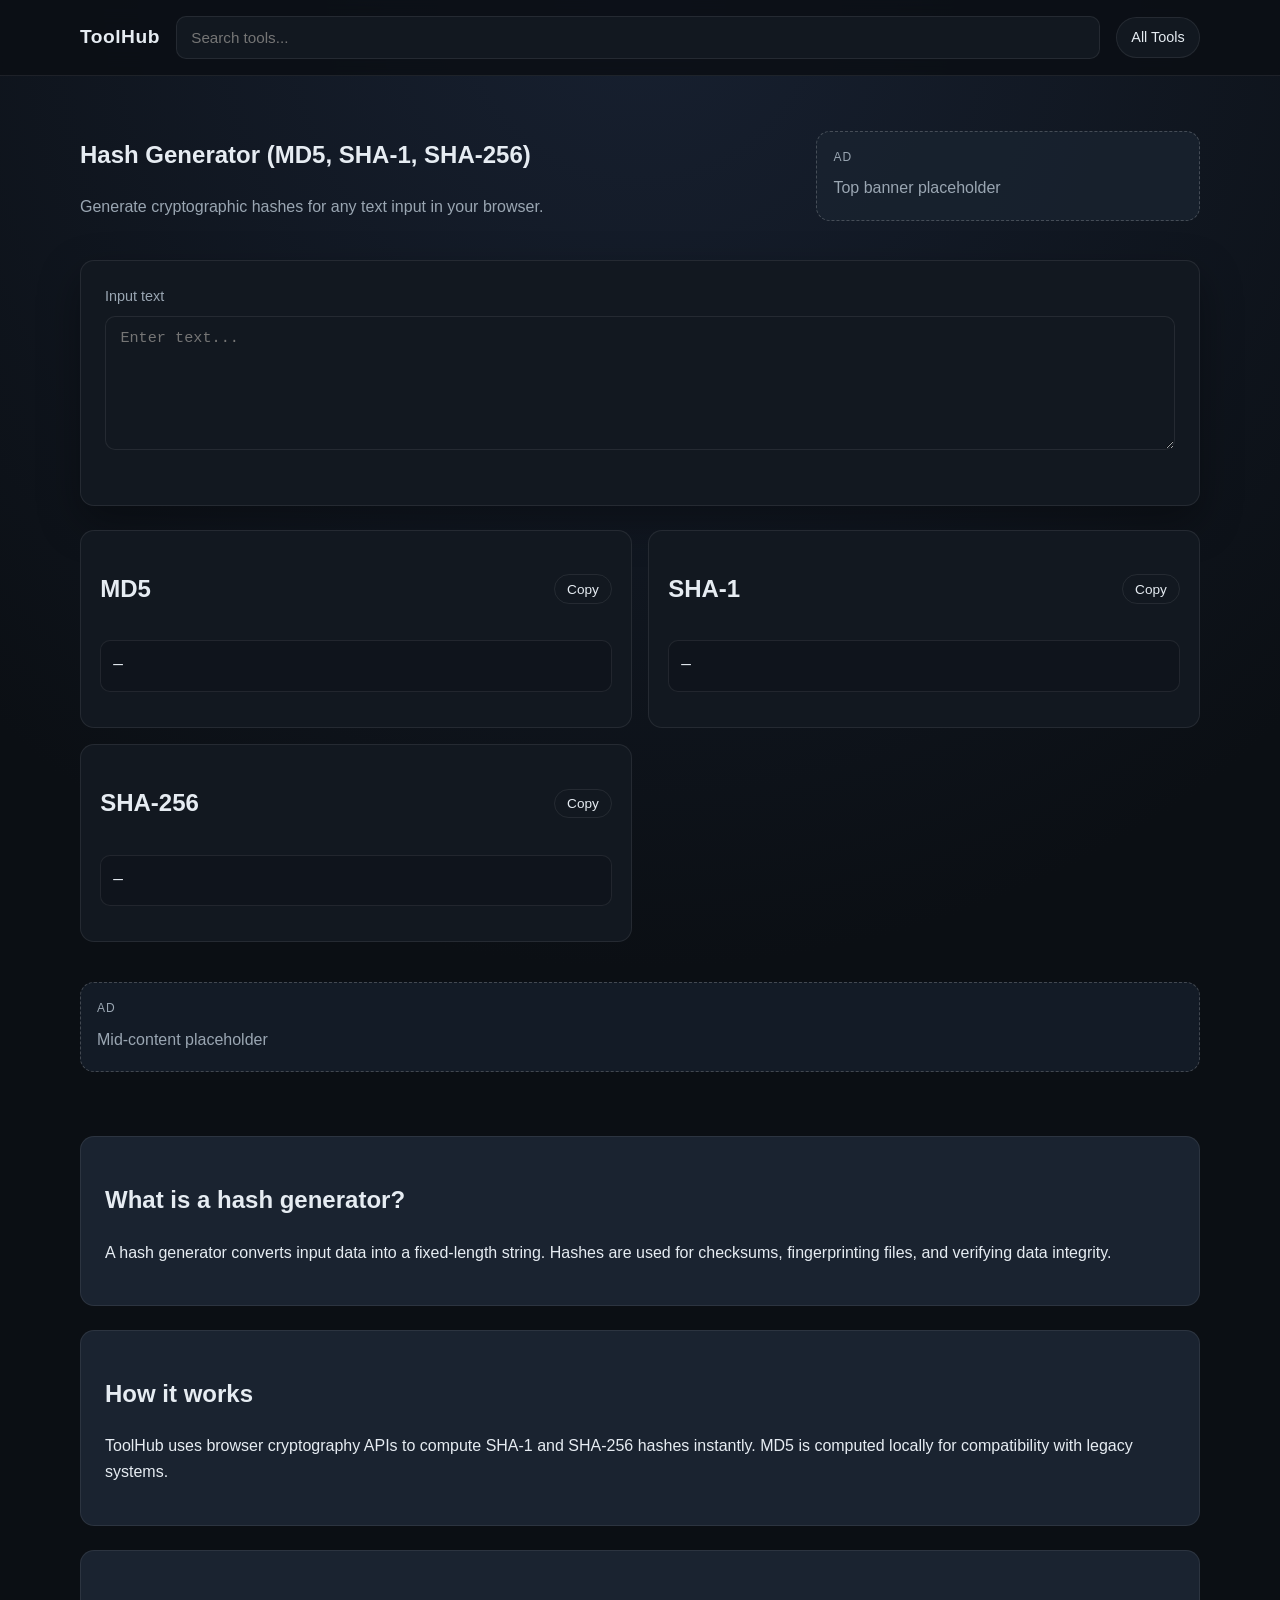
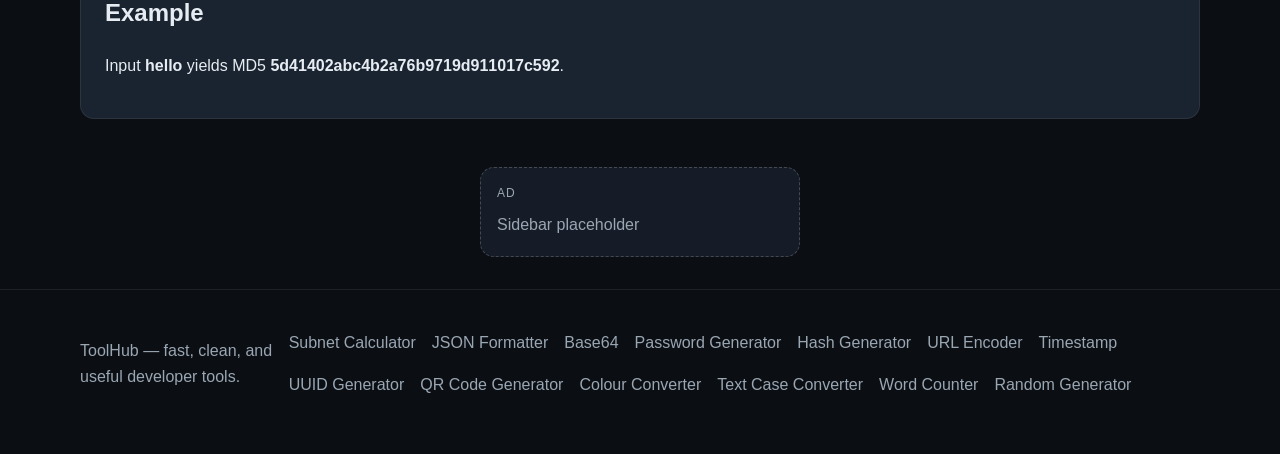
<file: tools/hash.html>
<!doctype html>
<html lang="en">
  <head>
    <meta charset="utf-8" />
    <meta name="viewport" content="width=device-width, initial-scale=1" />
    <title>Hash Generator (MD5, SHA-1, SHA-256) — ToolHub</title>
    <meta
      name="description"
      content="Generate hashes from text input: MD5, SHA-1, and SHA-256. Fast, client-side, SEO-optimised."
    />
    <link rel="stylesheet" href="/css/styles.css" />
  </head>
  <body>
    <header class="site-header">
      <div class="container header-inner">
        <a class="logo" href="/">ToolHub</a>
        <form class="global-search" data-search-form>
          <label class="sr-only" for="global-search">Search tools</label>
          <input
            id="global-search"
            name="q"
            type="search"
            placeholder="Search tools..."
            autocomplete="off"
            list="tool-list"
          />
          <datalist id="tool-list">
            <option value="Subnet Calculator"></option>
            <option value="JSON Formatter"></option>
            <option value="Base64 Encoder / Decoder"></option>
            <option value="Password Generator"></option>
            <option value="Hash Generator"></option>
            <option value="URL Encoder / Decoder"></option>
            <option value="Timestamp Converter"></option>
            <option value="UUID Generator"></option>
            <option value="QR Code Generator"></option>
            <option value="Colour Converter + Picker"></option>
            <option value="Text Case Converter"></option>
            <option value="Word & Character Counter"></option>
            <option value="Random Generator Suite"></option>
          </datalist>
        </form>
        <details class="tools-menu">
          <summary>All Tools</summary>
          <div class="tools-panel">
            <a href="/tools/subnet.html">Subnet Calculator</a>
            <a href="/tools/json.html">JSON Formatter</a>
            <a href="/tools/base64.html">Base64 Encoder / Decoder</a>
            <a href="/tools/password.html">Password Generator</a>
            <a class="active" href="/tools/hash.html">Hash Generator</a>
            <a href="/tools/url.html">URL Encoder / Decoder</a>
            <a href="/tools/timestamp.html">Timestamp Converter</a>
            <a href="/tools/uuid.html">UUID Generator</a>
            <a href="/tools/qr.html">QR Code Generator</a>
            <a href="/tools/color.html">Colour Converter + Picker</a>
            <a href="/tools/case.html">Text Case Converter</a>
            <a href="/tools/counter.html">Word & Character Counter</a>
            <a href="/tools/random.html">Random Generator Suite</a>
          </div>
        </details>
      </div>
    </header>

    <main class="container">
      <section class="tool-hero">
        <div>
          <h1>Hash Generator (MD5, SHA-1, SHA-256)</h1>
          <p class="lead">
            Generate cryptographic hashes for any text input in your browser.
          </p>
        </div>
        <aside class="ad ad-banner" aria-label="Advertisement">
          <div class="ad-label">Ad</div>
          <div class="ad-body">Top banner placeholder</div>
        </aside>
      </section>

      <section class="tool-panel">
        <div class="input-group">
          <label for="hash-input">Input text</label>
          <textarea id="hash-input" rows="6" placeholder="Enter text..."></textarea>
        </div>
        <div class="validation" data-validation></div>
      </section>

      <section class="tool-results">
        <article class="result-card">
          <div class="result-header">
            <h2>MD5</h2>
            <button class="copy-btn" data-copy-target="md5">Copy</button>
          </div>
          <pre class="result-pre" data-result="md5">—</pre>
        </article>
        <article class="result-card">
          <div class="result-header">
            <h2>SHA-1</h2>
            <button class="copy-btn" data-copy-target="sha1">Copy</button>
          </div>
          <pre class="result-pre" data-result="sha1">—</pre>
        </article>
        <article class="result-card">
          <div class="result-header">
            <h2>SHA-256</h2>
            <button class="copy-btn" data-copy-target="sha256">Copy</button>
          </div>
          <pre class="result-pre" data-result="sha256">—</pre>
        </article>
      </section>

      <section class="ad ad-mid" aria-label="Advertisement">
        <div class="ad-label">Ad</div>
        <div class="ad-body">Mid-content placeholder</div>
      </section>

      <section class="content-slab">
        <article class="content-block">
          <h2>What is a hash generator?</h2>
          <p>
            A hash generator converts input data into a fixed-length string.
            Hashes are used for checksums, fingerprinting files, and verifying
            data integrity.
          </p>
        </article>
        <article class="content-block">
          <h2>How it works</h2>
          <p>
            ToolHub uses browser cryptography APIs to compute SHA-1 and SHA-256
            hashes instantly. MD5 is computed locally for compatibility with
            legacy systems.
          </p>
        </article>
        <article class="content-block">
          <h2>Example</h2>
          <p>
            Input <strong>hello</strong> yields MD5
            <strong>5d41402abc4b2a76b9719d911017c592</strong>.
          </p>
        </article>
      </section>
    </main>

    <aside class="ad ad-sidebar" aria-label="Advertisement">
      <div class="ad-label">Ad</div>
      <div class="ad-body">Sidebar placeholder</div>
    </aside>

    <footer class="site-footer">
      <div class="container footer-inner">
        <p>ToolHub — fast, clean, and useful developer tools.</p>
        <div class="footer-links">
          <a href="/tools/subnet.html">Subnet Calculator</a>
          <a href="/tools/json.html">JSON Formatter</a>
          <a href="/tools/base64.html">Base64</a>
          <a href="/tools/password.html">Password Generator</a>
          <a href="/tools/hash.html">Hash Generator</a>
          <a href="/tools/url.html">URL Encoder</a>
          <a href="/tools/timestamp.html">Timestamp</a>
          <a href="/tools/uuid.html">UUID Generator</a>
          <a href="/tools/qr.html">QR Code Generator</a>
          <a href="/tools/color.html">Colour Converter</a>
          <a href="/tools/case.html">Text Case Converter</a>
          <a href="/tools/counter.html">Word Counter</a>
          <a href="/tools/random.html">Random Generator</a>
        </div>
      </div>
    </footer>

    <script src="/js/common.js" defer></script>
    <script src="/js/hash.js" defer></script>
  </body>
</html>
</file>
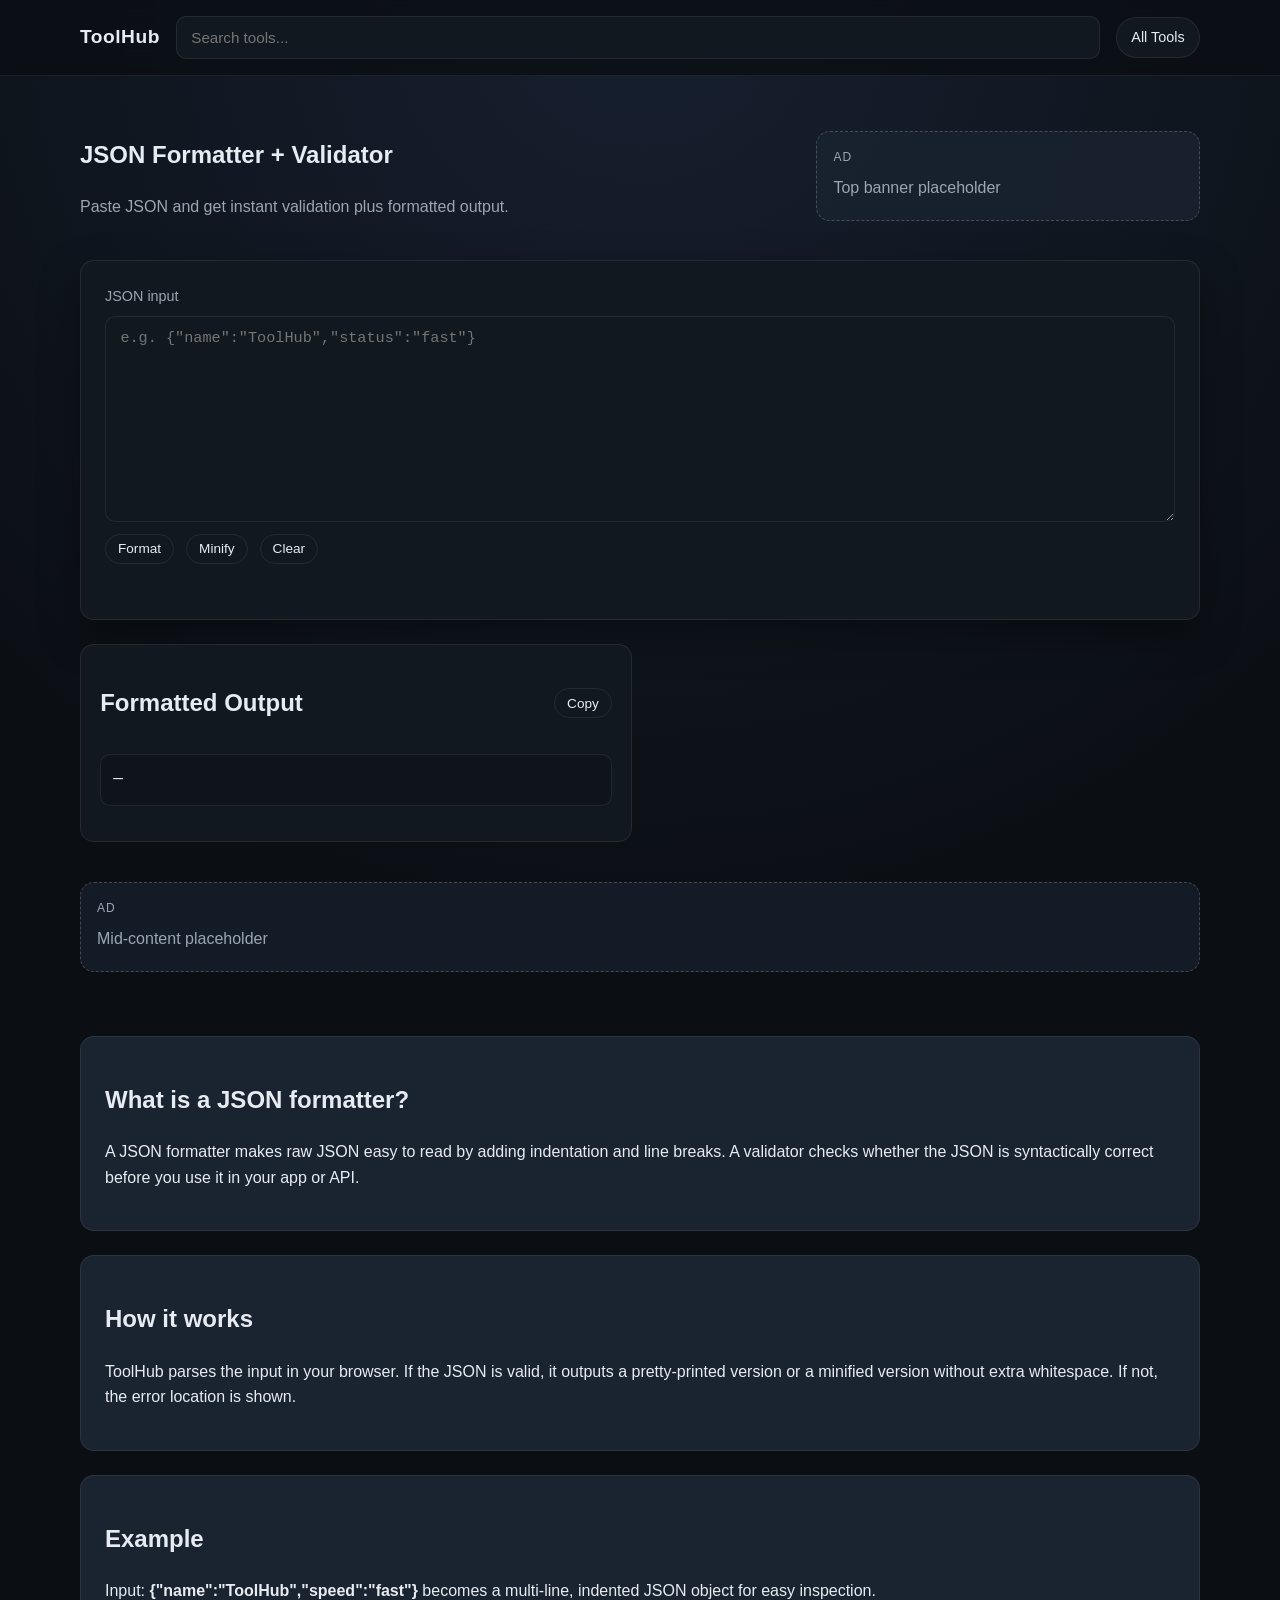
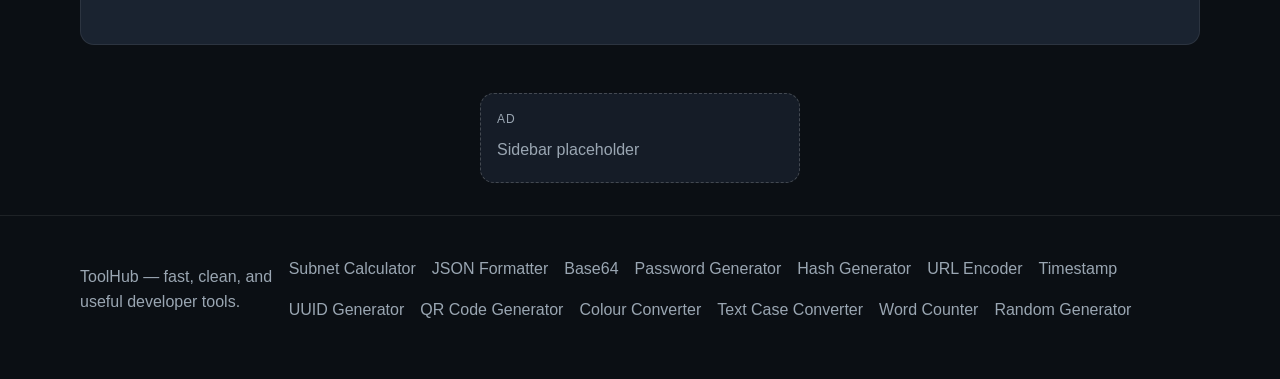
<file: tools/json.html>
<!doctype html>
<html lang="en">
  <head>
    <meta charset="utf-8" />
    <meta name="viewport" content="width=device-width, initial-scale=1" />
    <title>JSON Formatter + Validator — ToolHub</title>
    <meta
      name="description"
      content="JSON Formatter + Validator: instantly prettify, validate, and minify JSON in your browser. Fast, client-side, SEO-optimised."
    />
    <link rel="stylesheet" href="/css/styles.css" />
  </head>
  <body>
    <header class="site-header">
      <div class="container header-inner">
        <a class="logo" href="/">ToolHub</a>
        <form class="global-search" data-search-form>
          <label class="sr-only" for="global-search">Search tools</label>
          <input
            id="global-search"
            name="q"
            type="search"
            placeholder="Search tools..."
            autocomplete="off"
            list="tool-list"
          />
          <datalist id="tool-list">
            <option value="Subnet Calculator"></option>
            <option value="JSON Formatter"></option>
            <option value="Base64 Encoder / Decoder"></option>
            <option value="Password Generator"></option>
            <option value="Hash Generator"></option>
            <option value="URL Encoder / Decoder"></option>
            <option value="Timestamp Converter"></option>
            <option value="UUID Generator"></option>
            <option value="QR Code Generator"></option>
            <option value="Colour Converter + Picker"></option>
            <option value="Text Case Converter"></option>
            <option value="Word & Character Counter"></option>
            <option value="Random Generator Suite"></option>
          </datalist>
        </form>
        <details class="tools-menu">
          <summary>All Tools</summary>
          <div class="tools-panel">
            <a href="/tools/subnet.html">Subnet Calculator</a>
            <a class="active" href="/tools/json.html">JSON Formatter</a>
            <a href="/tools/base64.html">Base64 Encoder / Decoder</a>
            <a href="/tools/password.html">Password Generator</a>
            <a href="/tools/hash.html">Hash Generator</a>
            <a href="/tools/url.html">URL Encoder / Decoder</a>
            <a href="/tools/timestamp.html">Timestamp Converter</a>
            <a href="/tools/uuid.html">UUID Generator</a>
            <a href="/tools/qr.html">QR Code Generator</a>
            <a href="/tools/color.html">Colour Converter + Picker</a>
            <a href="/tools/case.html">Text Case Converter</a>
            <a href="/tools/counter.html">Word & Character Counter</a>
            <a href="/tools/random.html">Random Generator Suite</a>
          </div>
        </details>
      </div>
    </header>

    <main class="container">
      <section class="tool-hero">
        <div>
          <h1>JSON Formatter + Validator</h1>
          <p class="lead">
            Paste JSON and get instant validation plus formatted output.
          </p>
        </div>
        <aside class="ad ad-banner" aria-label="Advertisement">
          <div class="ad-label">Ad</div>
          <div class="ad-body">Top banner placeholder</div>
        </aside>
      </section>

      <section class="tool-panel">
        <div class="input-group">
          <label for="json-input">JSON input</label>
          <textarea
            id="json-input"
            rows="10"
            placeholder='e.g. {"name":"ToolHub","status":"fast"}'
          ></textarea>
        </div>
        <div class="action-row">
          <button class="ghost-btn" data-action="format">Format</button>
          <button class="ghost-btn" data-action="minify">Minify</button>
          <button class="ghost-btn" data-action="clear">Clear</button>
        </div>
        <div class="validation" data-validation></div>
      </section>

      <section class="tool-results">
        <article class="result-card">
          <div class="result-header">
            <h2>Formatted Output</h2>
            <button class="copy-btn" data-copy-target="formatted">Copy</button>
          </div>
          <pre class="result-pre" data-result="formatted">—</pre>
        </article>
      </section>

      <section class="ad ad-mid" aria-label="Advertisement">
        <div class="ad-label">Ad</div>
        <div class="ad-body">Mid-content placeholder</div>
      </section>

      <section class="content-slab">
        <article class="content-block">
          <h2>What is a JSON formatter?</h2>
          <p>
            A JSON formatter makes raw JSON easy to read by adding indentation
            and line breaks. A validator checks whether the JSON is syntactically
            correct before you use it in your app or API.
          </p>
        </article>
        <article class="content-block">
          <h2>How it works</h2>
          <p>
            ToolHub parses the input in your browser. If the JSON is valid, it
            outputs a pretty-printed version or a minified version without
            extra whitespace. If not, the error location is shown.
          </p>
        </article>
        <article class="content-block">
          <h2>Example</h2>
          <p>
            Input: <strong>{"name":"ToolHub","speed":"fast"}</strong> becomes
            a multi-line, indented JSON object for easy inspection.
          </p>
        </article>
      </section>
    </main>

    <aside class="ad ad-sidebar" aria-label="Advertisement">
      <div class="ad-label">Ad</div>
      <div class="ad-body">Sidebar placeholder</div>
    </aside>

    <footer class="site-footer">
      <div class="container footer-inner">
        <p>ToolHub — fast, clean, and useful developer tools.</p>
        <div class="footer-links">
          <a href="/tools/subnet.html">Subnet Calculator</a>
          <a href="/tools/json.html">JSON Formatter</a>
          <a href="/tools/base64.html">Base64</a>
          <a href="/tools/password.html">Password Generator</a>
          <a href="/tools/hash.html">Hash Generator</a>
          <a href="/tools/url.html">URL Encoder</a>
          <a href="/tools/timestamp.html">Timestamp</a>
          <a href="/tools/uuid.html">UUID Generator</a>
          <a href="/tools/qr.html">QR Code Generator</a>
          <a href="/tools/color.html">Colour Converter</a>
          <a href="/tools/case.html">Text Case Converter</a>
          <a href="/tools/counter.html">Word Counter</a>
          <a href="/tools/random.html">Random Generator</a>
        </div>
      </div>
    </footer>

    <script src="/js/common.js" defer></script>
    <script src="/js/json.js" defer></script>
  </body>
</html>
</file>
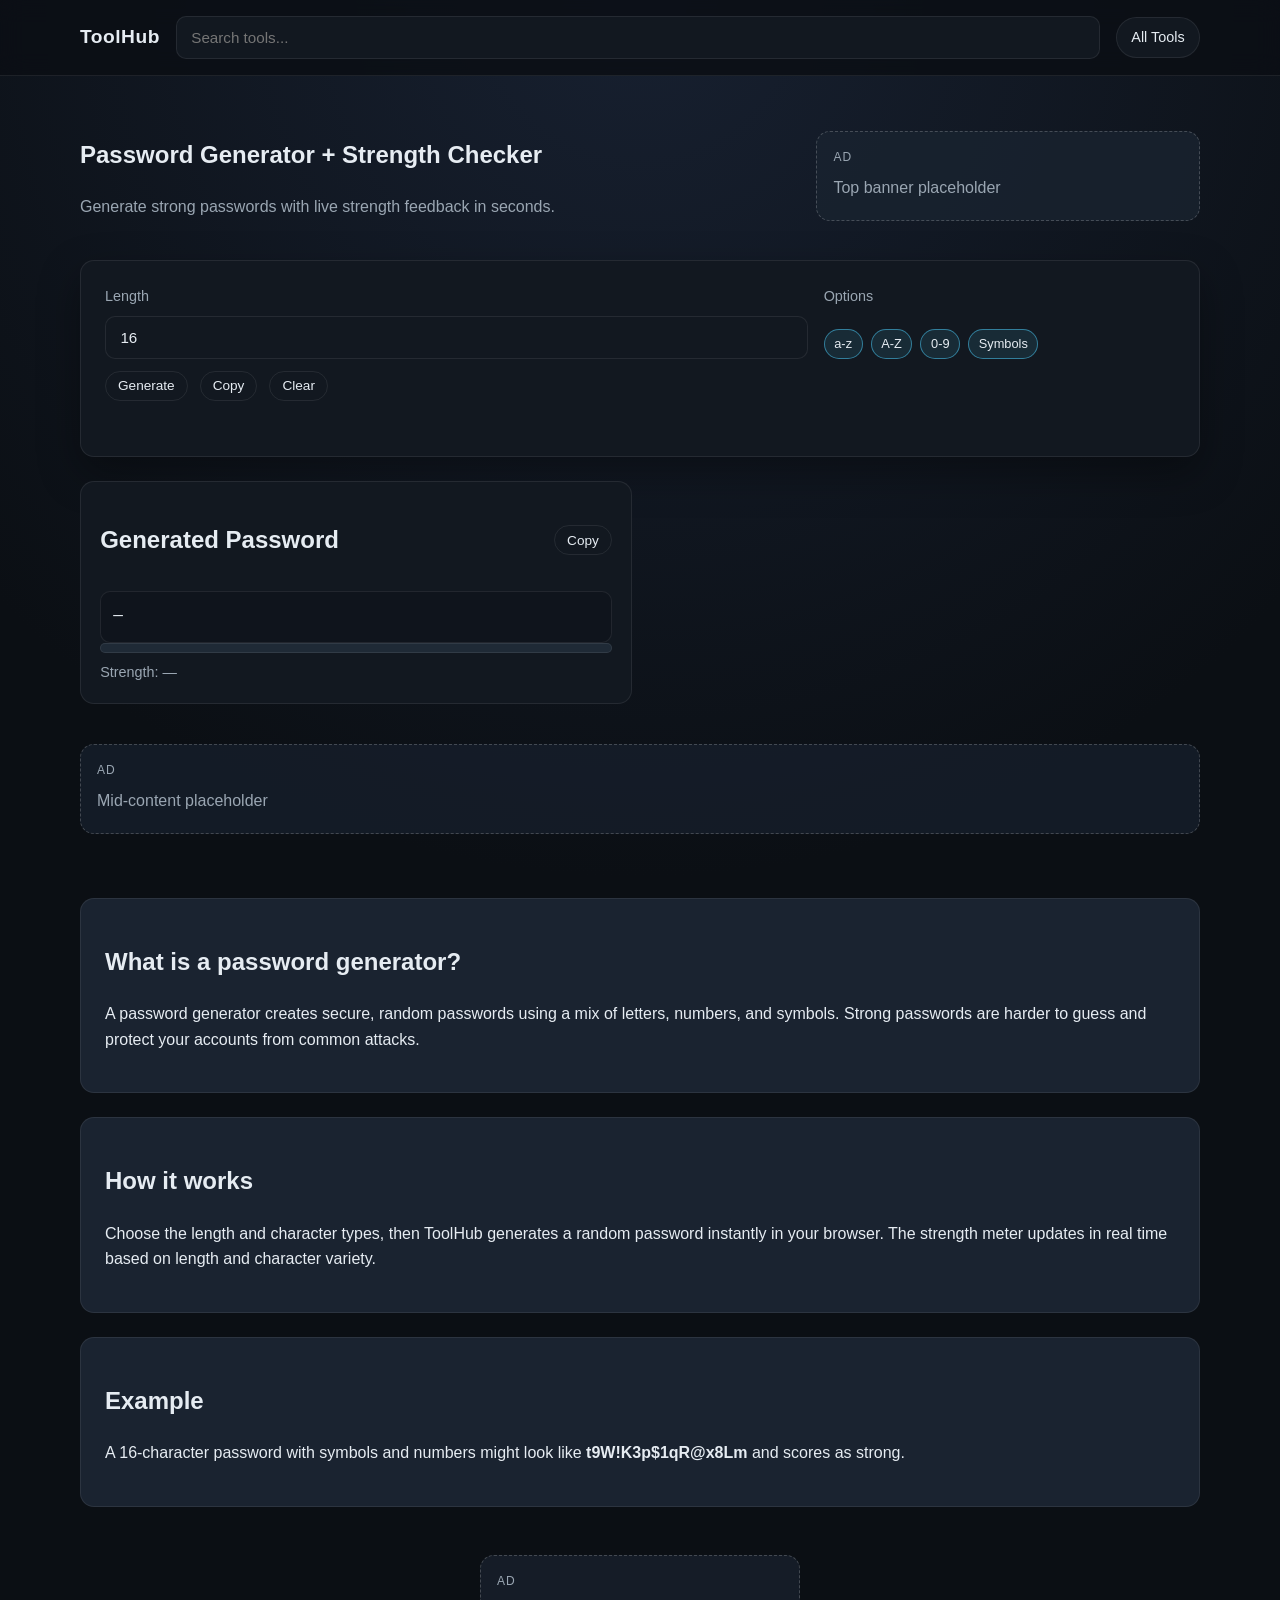
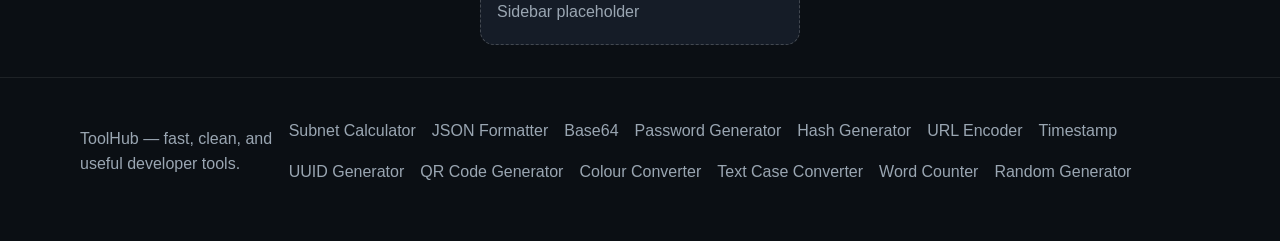
<file: tools/password.html>
<!doctype html>
<html lang="en">
  <head>
    <meta charset="utf-8" />
    <meta name="viewport" content="width=device-width, initial-scale=1" />
    <title>Password Generator + Strength Checker — ToolHub</title>
    <meta
      name="description"
      content="Generate secure passwords instantly with length and symbol controls. Includes a real-time strength meter. Fast, client-side, SEO-optimised."
    />
    <link rel="stylesheet" href="/css/styles.css" />
  </head>
  <body>
    <header class="site-header">
      <div class="container header-inner">
        <a class="logo" href="/">ToolHub</a>
        <form class="global-search" data-search-form>
          <label class="sr-only" for="global-search">Search tools</label>
          <input
            id="global-search"
            name="q"
            type="search"
            placeholder="Search tools..."
            autocomplete="off"
            list="tool-list"
          />
          <datalist id="tool-list">
            <option value="Subnet Calculator"></option>
            <option value="JSON Formatter"></option>
            <option value="Base64 Encoder / Decoder"></option>
            <option value="Password Generator"></option>
            <option value="Hash Generator"></option>
            <option value="URL Encoder / Decoder"></option>
            <option value="Timestamp Converter"></option>
            <option value="UUID Generator"></option>
            <option value="QR Code Generator"></option>
            <option value="Colour Converter + Picker"></option>
            <option value="Text Case Converter"></option>
            <option value="Word & Character Counter"></option>
            <option value="Random Generator Suite"></option>
          </datalist>
        </form>
        <details class="tools-menu">
          <summary>All Tools</summary>
          <div class="tools-panel">
            <a href="/tools/subnet.html">Subnet Calculator</a>
            <a href="/tools/json.html">JSON Formatter</a>
            <a href="/tools/base64.html">Base64 Encoder / Decoder</a>
            <a class="active" href="/tools/password.html">Password Generator</a>
            <a href="/tools/hash.html">Hash Generator</a>
            <a href="/tools/url.html">URL Encoder / Decoder</a>
            <a href="/tools/timestamp.html">Timestamp Converter</a>
            <a href="/tools/uuid.html">UUID Generator</a>
            <a href="/tools/qr.html">QR Code Generator</a>
            <a href="/tools/color.html">Colour Converter + Picker</a>
            <a href="/tools/case.html">Text Case Converter</a>
            <a href="/tools/counter.html">Word & Character Counter</a>
            <a href="/tools/random.html">Random Generator Suite</a>
          </div>
        </details>
      </div>
    </header>

    <main class="container">
      <section class="tool-hero">
        <div>
          <h1>Password Generator + Strength Checker</h1>
          <p class="lead">
            Generate strong passwords with live strength feedback in seconds.
          </p>
        </div>
        <aside class="ad ad-banner" aria-label="Advertisement">
          <div class="ad-label">Ad</div>
          <div class="ad-body">Top banner placeholder</div>
        </aside>
      </section>

      <section class="tool-panel">
        <div class="input-grid">
          <div class="input-group">
            <label for="length-input">Length</label>
            <input id="length-input" type="number" min="6" max="64" value="16" />
          </div>
          <div class="input-group">
            <label for="options-input">Options</label>
            <div class="pill-row" id="options-input">
              <button type="button" class="pill active" data-option="lower">a-z</button>
              <button type="button" class="pill active" data-option="upper">A-Z</button>
              <button type="button" class="pill active" data-option="number">0-9</button>
              <button type="button" class="pill active" data-option="symbol">Symbols</button>
            </div>
          </div>
        </div>
        <div class="action-row">
          <button class="ghost-btn" data-generate>Generate</button>
          <button class="ghost-btn" data-copy-target="password">Copy</button>
          <button class="ghost-btn" data-action="clear">Clear</button>
        </div>
        <div class="validation" data-validation></div>
      </section>

      <section class="tool-results">
        <article class="result-card">
          <div class="result-header">
            <h2>Generated Password</h2>
            <button class="copy-btn" data-copy-target="password">Copy</button>
          </div>
          <div class="result-value" data-result="password">—</div>
          <div class="strength-meter">
            <span data-strength-bar></span>
          </div>
          <div class="strength-label" data-strength-label>Strength: —</div>
        </article>
      </section>

      <section class="ad ad-mid" aria-label="Advertisement">
        <div class="ad-label">Ad</div>
        <div class="ad-body">Mid-content placeholder</div>
      </section>

      <section class="content-slab">
        <article class="content-block">
          <h2>What is a password generator?</h2>
          <p>
            A password generator creates secure, random passwords using a mix
            of letters, numbers, and symbols. Strong passwords are harder to
            guess and protect your accounts from common attacks.
          </p>
        </article>
        <article class="content-block">
          <h2>How it works</h2>
          <p>
            Choose the length and character types, then ToolHub generates a
            random password instantly in your browser. The strength meter
            updates in real time based on length and character variety.
          </p>
        </article>
        <article class="content-block">
          <h2>Example</h2>
          <p>
            A 16-character password with symbols and numbers might look like
            <strong>t9W!K3p$1qR@x8Lm</strong> and scores as strong.
          </p>
        </article>
      </section>
    </main>

    <aside class="ad ad-sidebar" aria-label="Advertisement">
      <div class="ad-label">Ad</div>
      <div class="ad-body">Sidebar placeholder</div>
    </aside>

    <footer class="site-footer">
      <div class="container footer-inner">
        <p>ToolHub — fast, clean, and useful developer tools.</p>
        <div class="footer-links">
          <a href="/tools/subnet.html">Subnet Calculator</a>
          <a href="/tools/json.html">JSON Formatter</a>
          <a href="/tools/base64.html">Base64</a>
          <a href="/tools/password.html">Password Generator</a>
          <a href="/tools/hash.html">Hash Generator</a>
          <a href="/tools/url.html">URL Encoder</a>
          <a href="/tools/timestamp.html">Timestamp</a>
          <a href="/tools/uuid.html">UUID Generator</a>
          <a href="/tools/qr.html">QR Code Generator</a>
          <a href="/tools/color.html">Colour Converter</a>
          <a href="/tools/case.html">Text Case Converter</a>
          <a href="/tools/counter.html">Word Counter</a>
          <a href="/tools/random.html">Random Generator</a>
        </div>
      </div>
    </footer>

    <script src="/js/common.js" defer></script>
    <script src="/js/password.js" defer></script>
  </body>
</html>
</file>
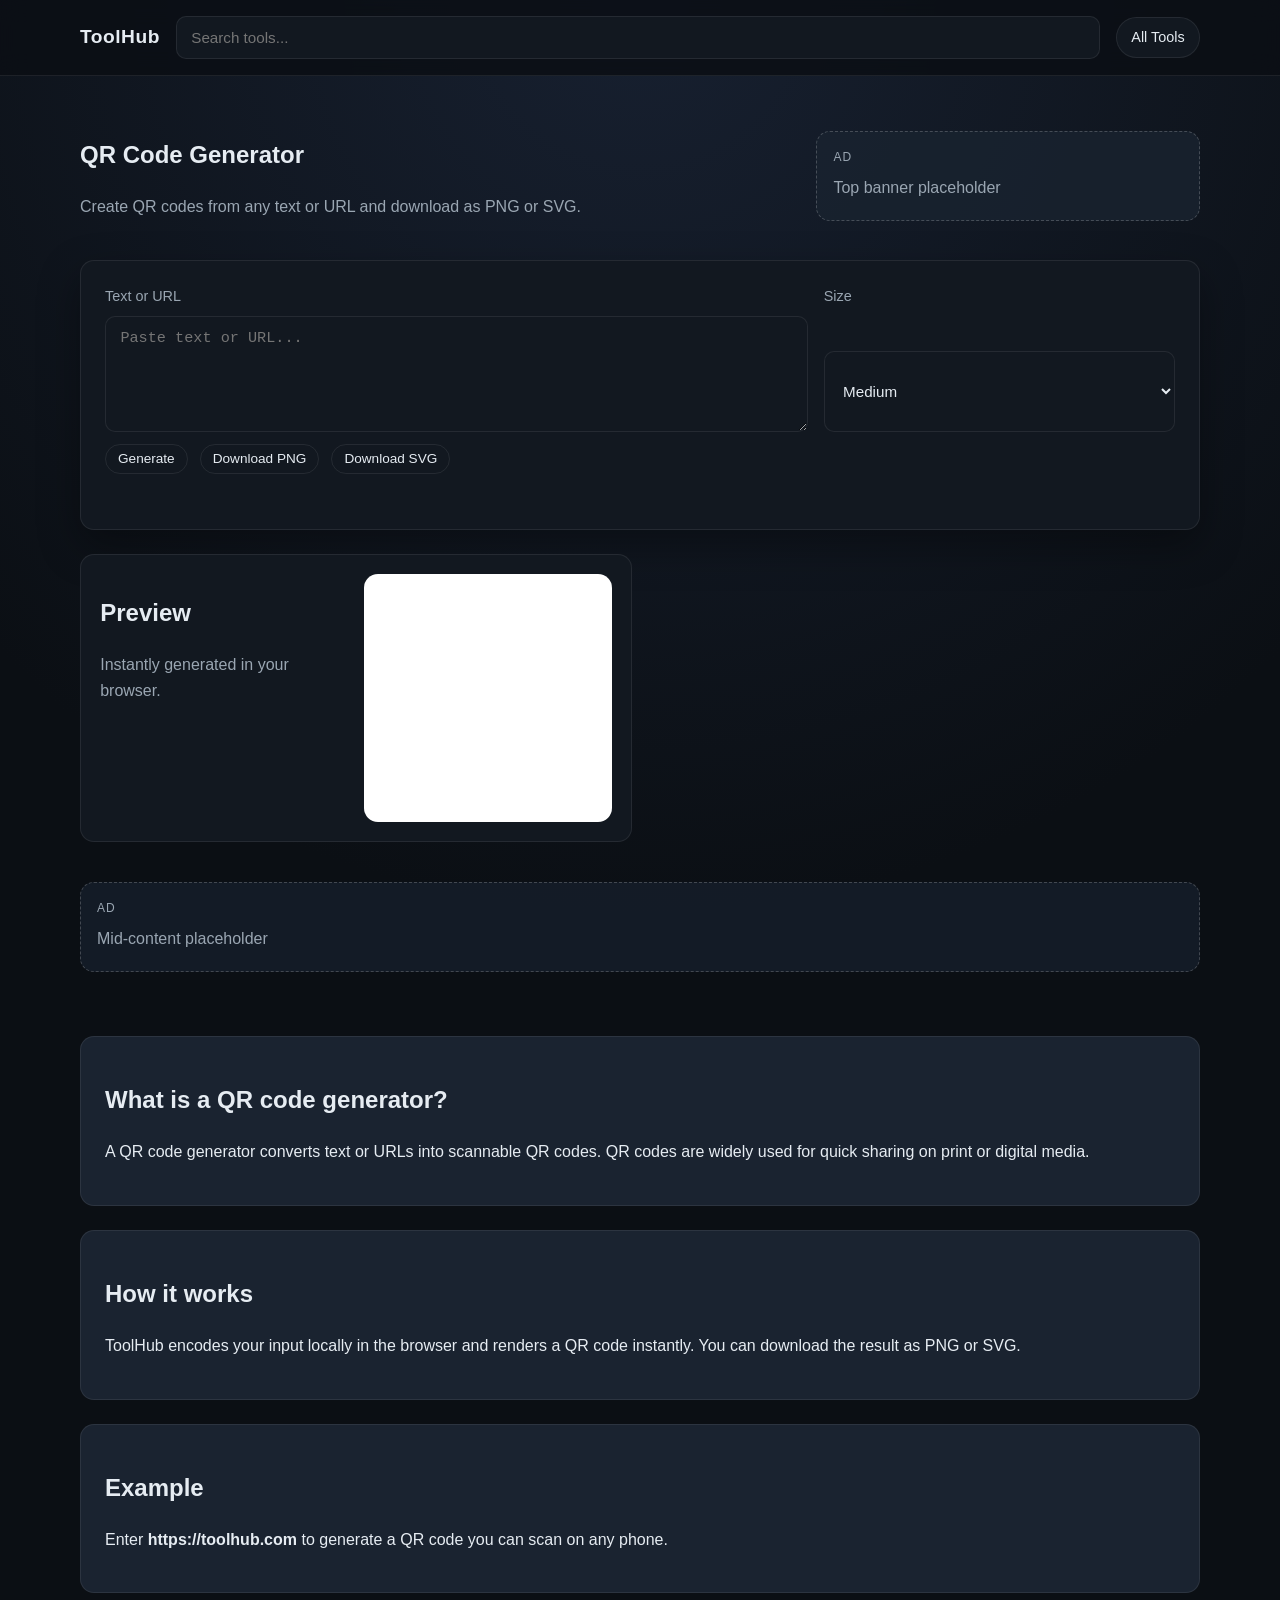
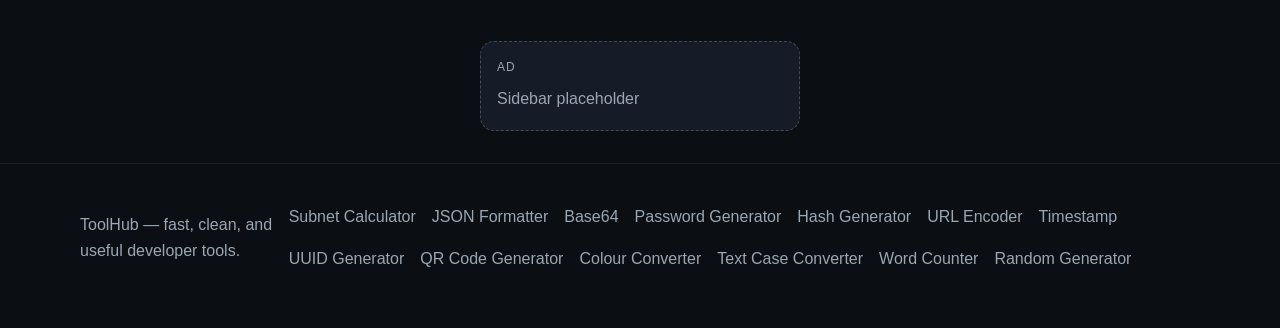
<file: tools/qr.html>
<!doctype html>
<html lang="en">
  <head>
    <meta charset="utf-8" />
    <meta name="viewport" content="width=device-width, initial-scale=1" />
    <title>QR Code Generator — ToolHub</title>
    <meta
      name="description"
      content="QR Code Generator: turn text or URLs into QR codes instantly. Download as PNG or SVG. Fast, client-side, SEO-optimised."
    />
    <link rel="stylesheet" href="/css/styles.css" />
  </head>
  <body>
    <header class="site-header">
      <div class="container header-inner">
        <a class="logo" href="/">ToolHub</a>
        <form class="global-search" data-search-form>
          <label class="sr-only" for="global-search">Search tools</label>
          <input
            id="global-search"
            name="q"
            type="search"
            placeholder="Search tools..."
            autocomplete="off"
            list="tool-list"
          />
          <datalist id="tool-list">
            <option value="Subnet Calculator"></option>
            <option value="JSON Formatter"></option>
            <option value="Base64 Encoder / Decoder"></option>
            <option value="Password Generator"></option>
            <option value="Hash Generator"></option>
            <option value="URL Encoder / Decoder"></option>
            <option value="Timestamp Converter"></option>
            <option value="UUID Generator"></option>
            <option value="QR Code Generator"></option>
            <option value="Colour Converter + Picker"></option>
            <option value="Text Case Converter"></option>
            <option value="Word & Character Counter"></option>
            <option value="Random Generator Suite"></option>
          </datalist>
        </form>
        <details class="tools-menu">
          <summary>All Tools</summary>
          <div class="tools-panel">
            <a href="/tools/subnet.html">Subnet Calculator</a>
            <a href="/tools/json.html">JSON Formatter</a>
            <a href="/tools/base64.html">Base64 Encoder / Decoder</a>
            <a href="/tools/password.html">Password Generator</a>
            <a href="/tools/hash.html">Hash Generator</a>
            <a href="/tools/url.html">URL Encoder / Decoder</a>
            <a href="/tools/timestamp.html">Timestamp Converter</a>
            <a href="/tools/uuid.html">UUID Generator</a>
            <a class="active" href="/tools/qr.html">QR Code Generator</a>
            <a href="/tools/color.html">Colour Converter + Picker</a>
            <a href="/tools/case.html">Text Case Converter</a>
            <a href="/tools/counter.html">Word & Character Counter</a>
            <a href="/tools/random.html">Random Generator Suite</a>
          </div>
        </details>
      </div>
    </header>

    <main class="container">
      <section class="tool-hero">
        <div>
          <h1>QR Code Generator</h1>
          <p class="lead">
            Create QR codes from any text or URL and download as PNG or SVG.
          </p>
        </div>
        <aside class="ad ad-banner" aria-label="Advertisement">
          <div class="ad-label">Ad</div>
          <div class="ad-body">Top banner placeholder</div>
        </aside>
      </section>

      <section class="tool-panel">
        <div class="input-grid">
          <div class="input-group">
            <label for="qr-input">Text or URL</label>
            <textarea id="qr-input" rows="5" placeholder="Paste text or URL..."></textarea>
          </div>
          <div class="input-group">
            <label for="qr-size">Size</label>
            <select id="qr-size">
              <option value="180">Small</option>
              <option value="240" selected>Medium</option>
              <option value="320">Large</option>
            </select>
          </div>
        </div>
        <div class="action-row">
          <button class="ghost-btn" data-action="generate">Generate</button>
          <button class="ghost-btn" data-action="png">Download PNG</button>
          <button class="ghost-btn" data-action="svg">Download SVG</button>
        </div>
        <div class="validation" data-validation></div>
      </section>

      <section class="tool-results">
        <article class="result-card qr-output">
          <div>
            <h2>Preview</h2>
            <p class="lead">Instantly generated in your browser.</p>
          </div>
          <div class="qr-canvas">
            <canvas id="qr-canvas" width="240" height="240"></canvas>
            <div id="qr-svg" class="sr-only"></div>
          </div>
        </article>
      </section>

      <section class="ad ad-mid" aria-label="Advertisement">
        <div class="ad-label">Ad</div>
        <div class="ad-body">Mid-content placeholder</div>
      </section>

      <section class="content-slab">
        <article class="content-block">
          <h2>What is a QR code generator?</h2>
          <p>
            A QR code generator converts text or URLs into scannable QR codes.
            QR codes are widely used for quick sharing on print or digital
            media.
          </p>
        </article>
        <article class="content-block">
          <h2>How it works</h2>
          <p>
            ToolHub encodes your input locally in the browser and renders a QR
            code instantly. You can download the result as PNG or SVG.
          </p>
        </article>
        <article class="content-block">
          <h2>Example</h2>
          <p>
            Enter <strong>https://toolhub.com</strong> to generate a QR code
            you can scan on any phone.
          </p>
        </article>
      </section>
    </main>

    <aside class="ad ad-sidebar" aria-label="Advertisement">
      <div class="ad-label">Ad</div>
      <div class="ad-body">Sidebar placeholder</div>
    </aside>

    <footer class="site-footer">
      <div class="container footer-inner">
        <p>ToolHub — fast, clean, and useful developer tools.</p>
        <div class="footer-links">
          <a href="/tools/subnet.html">Subnet Calculator</a>
          <a href="/tools/json.html">JSON Formatter</a>
          <a href="/tools/base64.html">Base64</a>
          <a href="/tools/password.html">Password Generator</a>
          <a href="/tools/hash.html">Hash Generator</a>
          <a href="/tools/url.html">URL Encoder</a>
          <a href="/tools/timestamp.html">Timestamp</a>
          <a href="/tools/uuid.html">UUID Generator</a>
          <a href="/tools/qr.html">QR Code Generator</a>
          <a href="/tools/color.html">Colour Converter</a>
          <a href="/tools/case.html">Text Case Converter</a>
          <a href="/tools/counter.html">Word Counter</a>
          <a href="/tools/random.html">Random Generator</a>
        </div>
      </div>
    </footer>

    <script src="/js/common.js" defer></script>
    <script src="/js/qr.js" defer></script>
  </body>
</html>
</file>
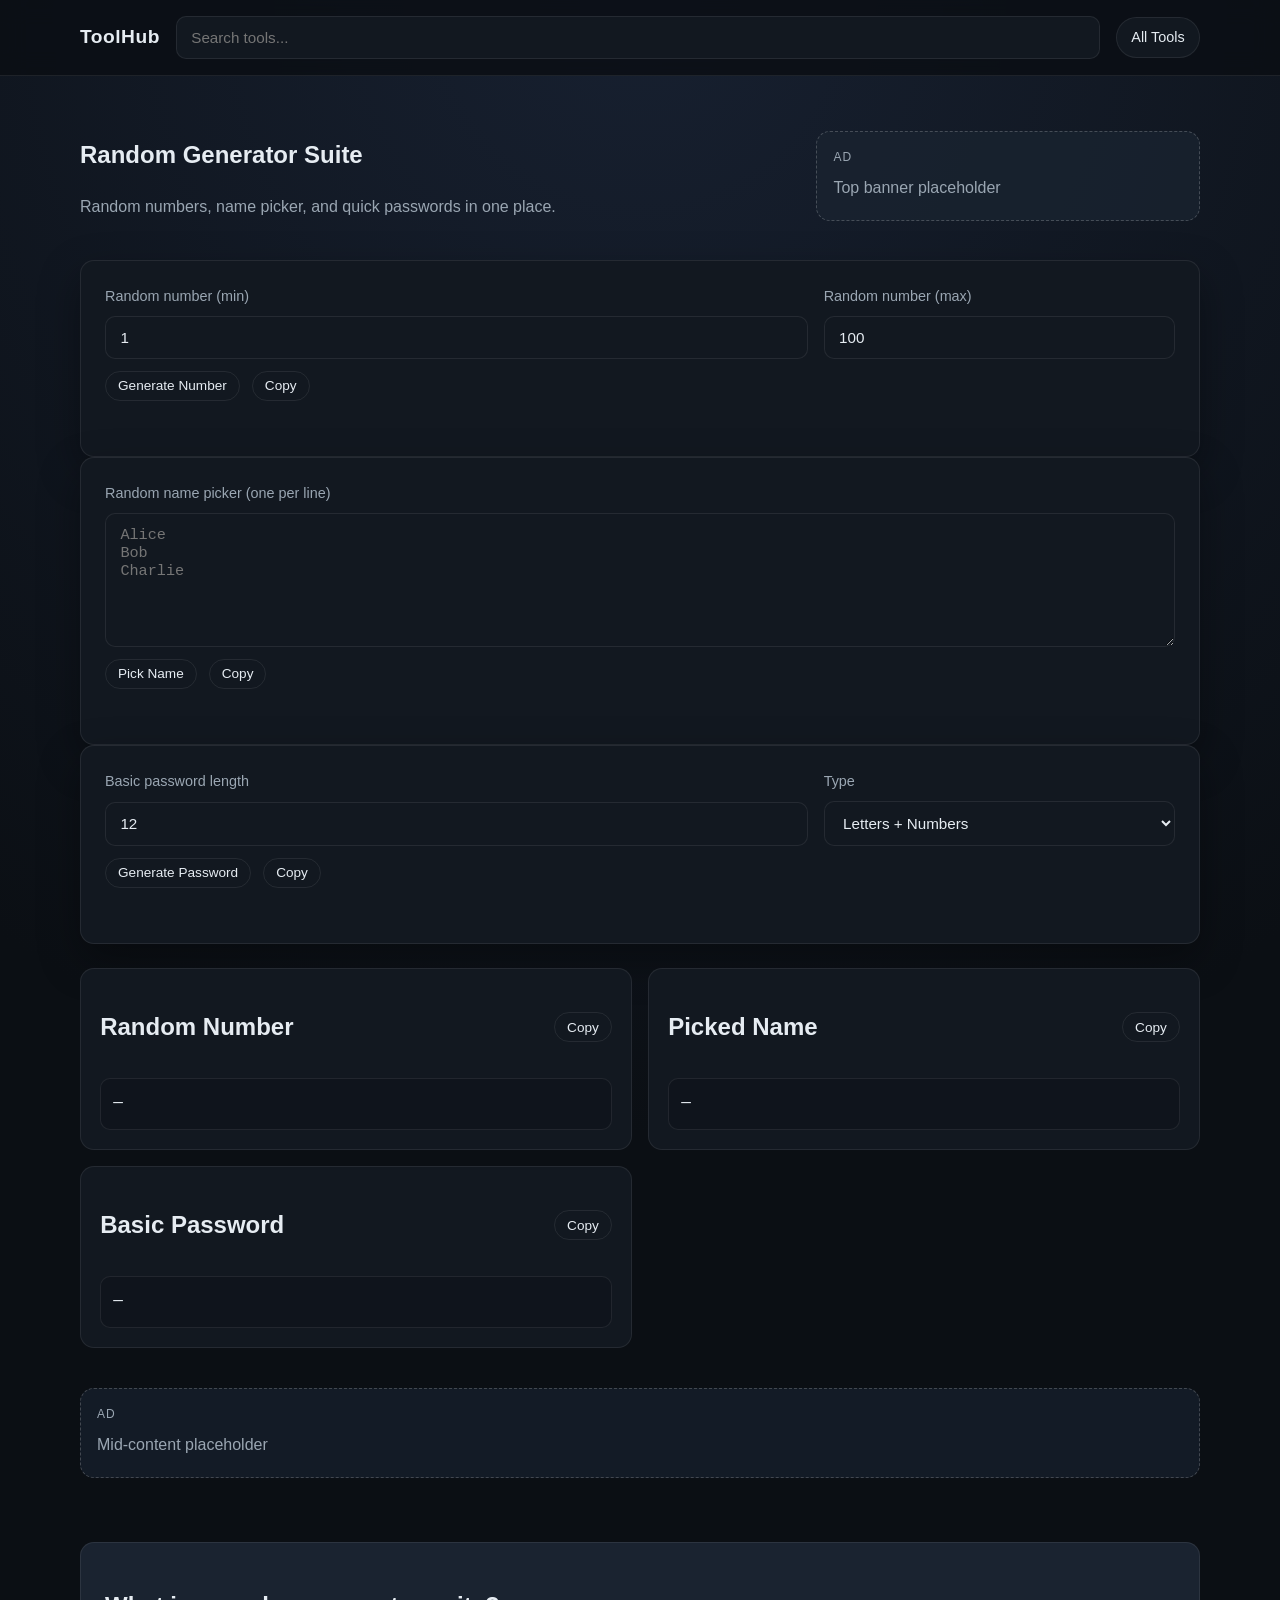
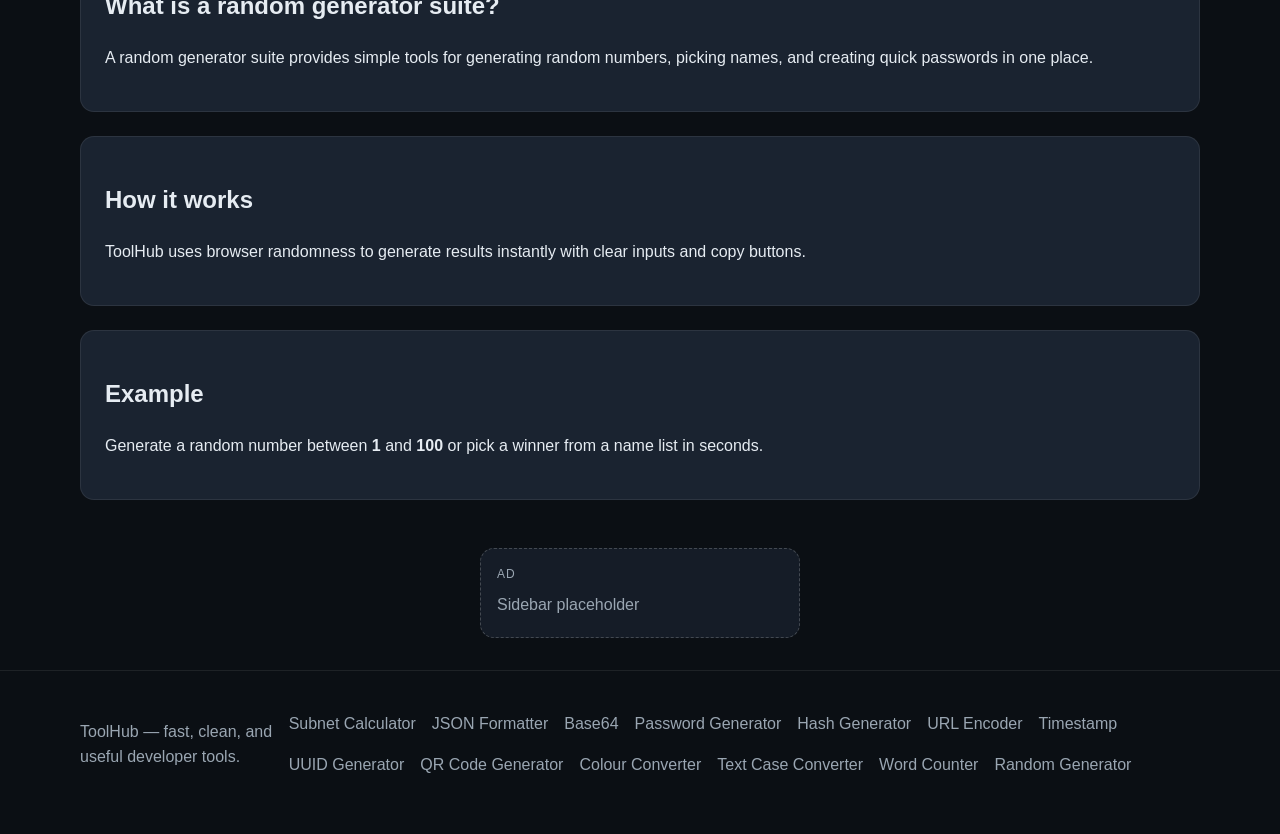
<file: tools/random.html>
<!doctype html>
<html lang="en">
  <head>
    <meta charset="utf-8" />
    <meta name="viewport" content="width=device-width, initial-scale=1" />
    <title>Random Generator Suite — ToolHub</title>
    <meta
      name="description"
      content="Random Generator Suite: random number generator, random name picker, and basic password generator. Fast, client-side, SEO-optimised."
    />
    <link rel="stylesheet" href="/css/styles.css" />
  </head>
  <body>
    <header class="site-header">
      <div class="container header-inner">
        <a class="logo" href="/">ToolHub</a>
        <form class="global-search" data-search-form>
          <label class="sr-only" for="global-search">Search tools</label>
          <input
            id="global-search"
            name="q"
            type="search"
            placeholder="Search tools..."
            autocomplete="off"
            list="tool-list"
          />
          <datalist id="tool-list">
            <option value="Subnet Calculator"></option>
            <option value="JSON Formatter"></option>
            <option value="Base64 Encoder / Decoder"></option>
            <option value="Password Generator"></option>
            <option value="Hash Generator"></option>
            <option value="URL Encoder / Decoder"></option>
            <option value="Timestamp Converter"></option>
            <option value="UUID Generator"></option>
            <option value="QR Code Generator"></option>
            <option value="Colour Converter + Picker"></option>
            <option value="Text Case Converter"></option>
            <option value="Word & Character Counter"></option>
            <option value="Random Generator Suite"></option>
          </datalist>
        </form>
        <details class="tools-menu">
          <summary>All Tools</summary>
          <div class="tools-panel">
            <a href="/tools/subnet.html">Subnet Calculator</a>
            <a href="/tools/json.html">JSON Formatter</a>
            <a href="/tools/base64.html">Base64 Encoder / Decoder</a>
            <a href="/tools/password.html">Password Generator</a>
            <a href="/tools/hash.html">Hash Generator</a>
            <a href="/tools/url.html">URL Encoder / Decoder</a>
            <a href="/tools/timestamp.html">Timestamp Converter</a>
            <a href="/tools/uuid.html">UUID Generator</a>
            <a href="/tools/qr.html">QR Code Generator</a>
            <a href="/tools/color.html">Colour Converter + Picker</a>
            <a href="/tools/case.html">Text Case Converter</a>
            <a href="/tools/counter.html">Word & Character Counter</a>
            <a class="active" href="/tools/random.html">Random Generator Suite</a>
          </div>
        </details>
      </div>
    </header>

    <main class="container">
      <section class="tool-hero">
        <div>
          <h1>Random Generator Suite</h1>
          <p class="lead">
            Random numbers, name picker, and quick passwords in one place.
          </p>
        </div>
        <aside class="ad ad-banner" aria-label="Advertisement">
          <div class="ad-label">Ad</div>
          <div class="ad-body">Top banner placeholder</div>
        </aside>
      </section>

      <section class="tool-panel">
        <div class="input-grid">
          <div class="input-group">
            <label for="random-min">Random number (min)</label>
            <input id="random-min" type="number" value="1" />
          </div>
          <div class="input-group">
            <label for="random-max">Random number (max)</label>
            <input id="random-max" type="number" value="100" />
          </div>
        </div>
        <div class="action-row">
          <button class="ghost-btn" data-action="number">Generate Number</button>
          <button class="ghost-btn" data-copy-target="number">Copy</button>
        </div>
        <div class="validation" data-validation="number"></div>
      </section>

      <section class="tool-panel">
        <div class="input-group">
          <label for="names-input">Random name picker (one per line)</label>
          <textarea id="names-input" rows="6" placeholder="Alice&#10;Bob&#10;Charlie"></textarea>
        </div>
        <div class="action-row">
          <button class="ghost-btn" data-action="name">Pick Name</button>
          <button class="ghost-btn" data-copy-target="name">Copy</button>
        </div>
        <div class="validation" data-validation="name"></div>
      </section>

      <section class="tool-panel">
        <div class="input-grid">
          <div class="input-group">
            <label for="basic-length">Basic password length</label>
            <input id="basic-length" type="number" min="6" max="32" value="12" />
          </div>
          <div class="input-group">
            <label for="basic-type">Type</label>
            <select id="basic-type">
              <option value="alnum">Letters + Numbers</option>
              <option value="letters">Letters only</option>
              <option value="numbers">Numbers only</option>
            </select>
          </div>
        </div>
        <div class="action-row">
          <button class="ghost-btn" data-action="password">Generate Password</button>
          <button class="ghost-btn" data-copy-target="password-basic">Copy</button>
        </div>
        <div class="validation" data-validation="password"></div>
      </section>

      <section class="tool-results">
        <article class="result-card">
          <div class="result-header">
            <h2>Random Number</h2>
            <button class="copy-btn" data-copy-target="number">Copy</button>
          </div>
          <div class="result-value" data-result="number">—</div>
        </article>
        <article class="result-card">
          <div class="result-header">
            <h2>Picked Name</h2>
            <button class="copy-btn" data-copy-target="name">Copy</button>
          </div>
          <div class="result-value" data-result="name">—</div>
        </article>
        <article class="result-card">
          <div class="result-header">
            <h2>Basic Password</h2>
            <button class="copy-btn" data-copy-target="password-basic">Copy</button>
          </div>
          <div class="result-value" data-result="password-basic">—</div>
        </article>
      </section>

      <section class="ad ad-mid" aria-label="Advertisement">
        <div class="ad-label">Ad</div>
        <div class="ad-body">Mid-content placeholder</div>
      </section>

      <section class="content-slab">
        <article class="content-block">
          <h2>What is a random generator suite?</h2>
          <p>
            A random generator suite provides simple tools for generating random
            numbers, picking names, and creating quick passwords in one place.
          </p>
        </article>
        <article class="content-block">
          <h2>How it works</h2>
          <p>
            ToolHub uses browser randomness to generate results instantly with
            clear inputs and copy buttons.
          </p>
        </article>
        <article class="content-block">
          <h2>Example</h2>
          <p>
            Generate a random number between <strong>1</strong> and
            <strong>100</strong> or pick a winner from a name list in seconds.
          </p>
        </article>
      </section>
    </main>

    <aside class="ad ad-sidebar" aria-label="Advertisement">
      <div class="ad-label">Ad</div>
      <div class="ad-body">Sidebar placeholder</div>
    </aside>

    <footer class="site-footer">
      <div class="container footer-inner">
        <p>ToolHub — fast, clean, and useful developer tools.</p>
        <div class="footer-links">
          <a href="/tools/subnet.html">Subnet Calculator</a>
          <a href="/tools/json.html">JSON Formatter</a>
          <a href="/tools/base64.html">Base64</a>
          <a href="/tools/password.html">Password Generator</a>
          <a href="/tools/hash.html">Hash Generator</a>
          <a href="/tools/url.html">URL Encoder</a>
          <a href="/tools/timestamp.html">Timestamp</a>
          <a href="/tools/uuid.html">UUID Generator</a>
          <a href="/tools/qr.html">QR Code Generator</a>
          <a href="/tools/color.html">Colour Converter</a>
          <a href="/tools/case.html">Text Case Converter</a>
          <a href="/tools/counter.html">Word Counter</a>
          <a href="/tools/random.html">Random Generator</a>
        </div>
      </div>
    </footer>

    <script src="/js/common.js" defer></script>
    <script src="/js/random.js" defer></script>
  </body>
</html>
</file>
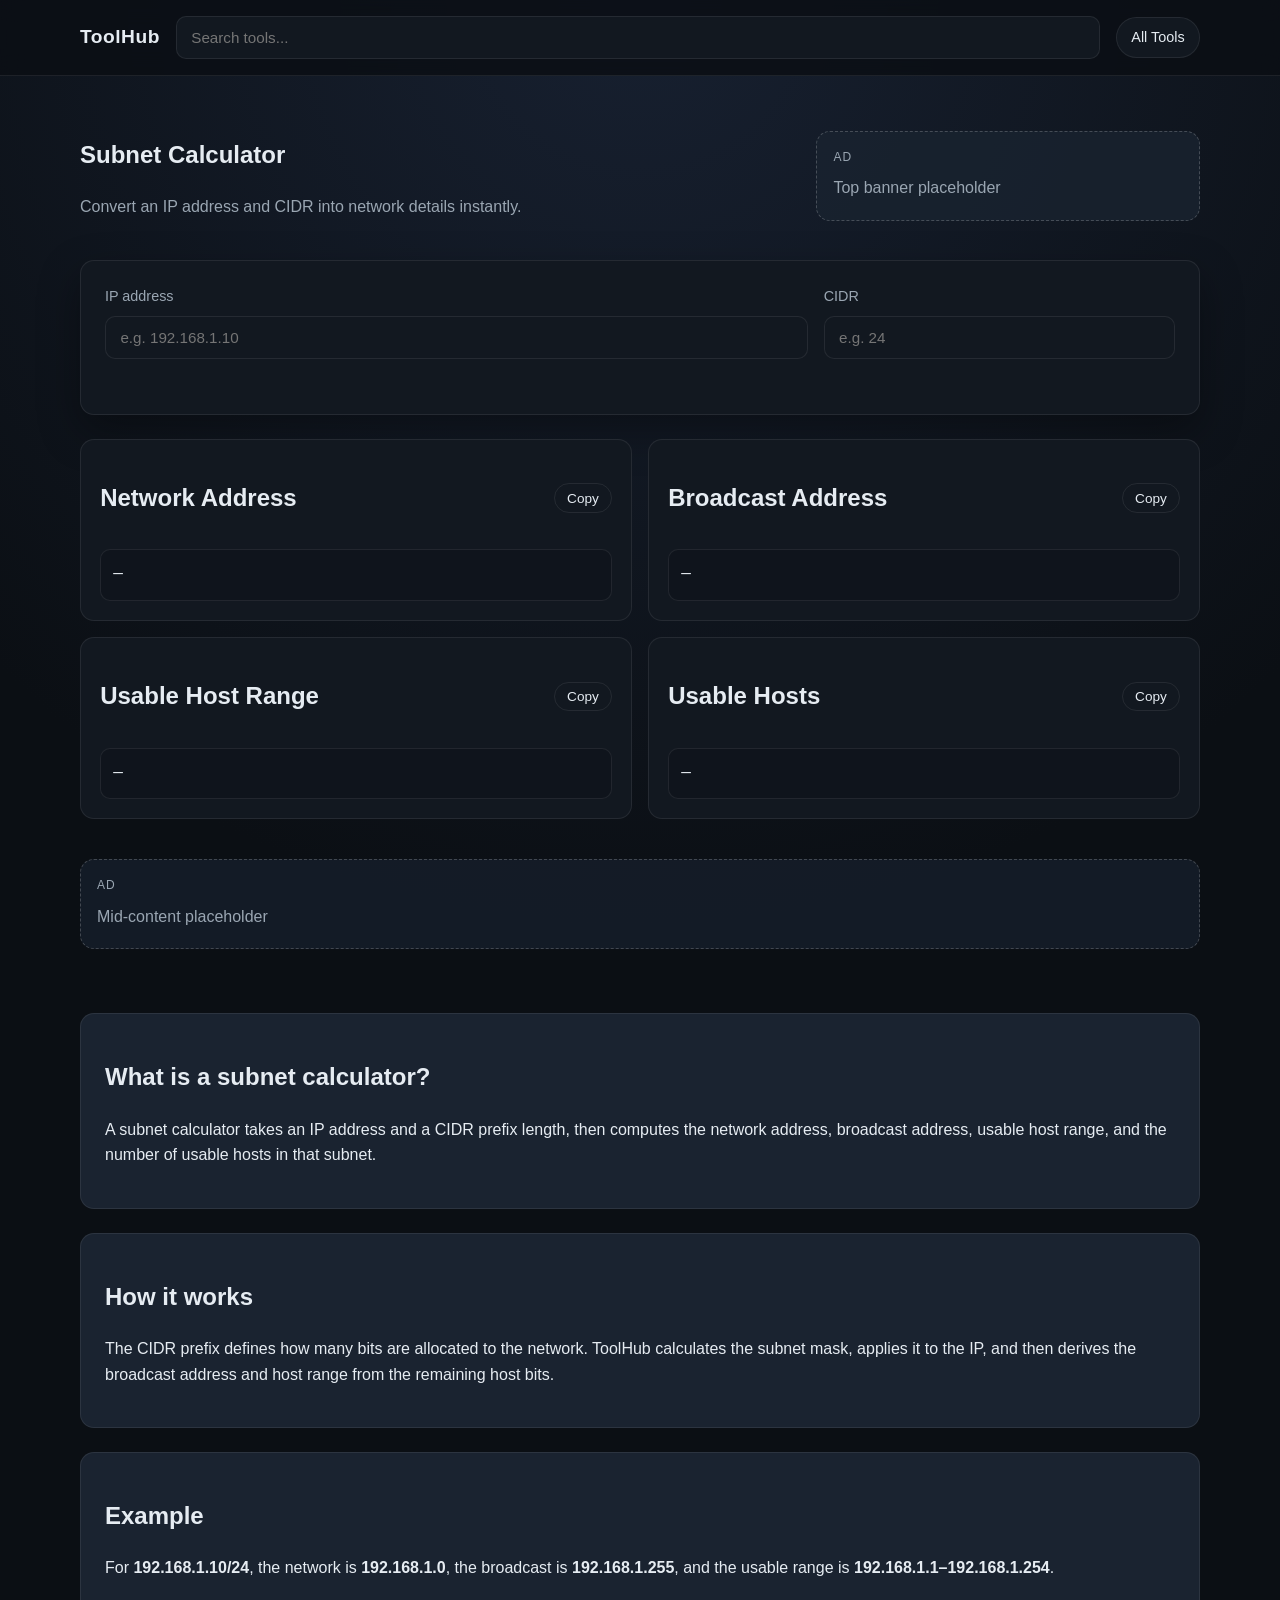
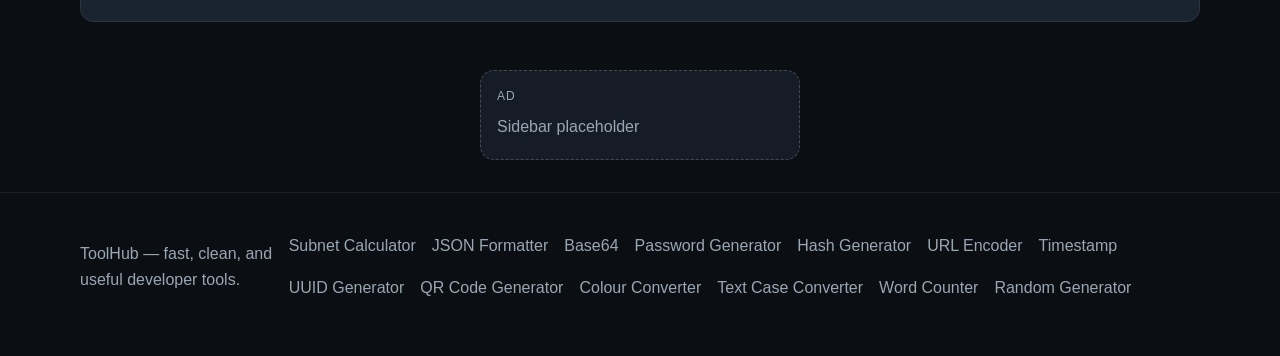
<file: tools/subnet.html>
<!doctype html>
<html lang="en">
  <head>
    <meta charset="utf-8" />
    <meta name="viewport" content="width=device-width, initial-scale=1" />
    <title>Subnet Calculator — ToolHub</title>
    <meta
      name="description"
      content="Subnet Calculator: instantly compute network address, broadcast, usable hosts, and IP range from an IP and CIDR. Fast, client-side, SEO-optimised."
    />
    <link rel="stylesheet" href="/css/styles.css" />
  </head>
  <body>
    <header class="site-header">
      <div class="container header-inner">
        <a class="logo" href="/">ToolHub</a>
        <form class="global-search" data-search-form>
          <label class="sr-only" for="global-search">Search tools</label>
          <input
            id="global-search"
            name="q"
            type="search"
            placeholder="Search tools..."
            autocomplete="off"
            list="tool-list"
          />
          <datalist id="tool-list">
            <option value="Subnet Calculator"></option>
            <option value="JSON Formatter"></option>
            <option value="Base64 Encoder / Decoder"></option>
            <option value="Password Generator"></option>
            <option value="Hash Generator"></option>
            <option value="URL Encoder / Decoder"></option>
            <option value="Timestamp Converter"></option>
            <option value="UUID Generator"></option>
            <option value="QR Code Generator"></option>
            <option value="Colour Converter + Picker"></option>
            <option value="Text Case Converter"></option>
            <option value="Word & Character Counter"></option>
            <option value="Random Generator Suite"></option>
          </datalist>
        </form>
        <details class="tools-menu">
          <summary>All Tools</summary>
          <div class="tools-panel">
            <a class="active" href="/tools/subnet.html">Subnet Calculator</a>
            <a href="/tools/json.html">JSON Formatter</a>
            <a href="/tools/base64.html">Base64 Encoder / Decoder</a>
            <a href="/tools/password.html">Password Generator</a>
            <a href="/tools/hash.html">Hash Generator</a>
            <a href="/tools/url.html">URL Encoder / Decoder</a>
            <a href="/tools/timestamp.html">Timestamp Converter</a>
            <a href="/tools/uuid.html">UUID Generator</a>
            <a href="/tools/qr.html">QR Code Generator</a>
            <a href="/tools/color.html">Colour Converter + Picker</a>
            <a href="/tools/case.html">Text Case Converter</a>
            <a href="/tools/counter.html">Word & Character Counter</a>
            <a href="/tools/random.html">Random Generator Suite</a>
          </div>
        </details>
      </div>
    </header>

    <main class="container">
      <section class="tool-hero">
        <div>
          <h1>Subnet Calculator</h1>
          <p class="lead">
            Convert an IP address and CIDR into network details instantly.
          </p>
        </div>
        <aside class="ad ad-banner" aria-label="Advertisement">
          <div class="ad-label">Ad</div>
          <div class="ad-body">Top banner placeholder</div>
        </aside>
      </section>

      <section class="tool-panel">
        <div class="input-grid">
          <div class="input-group">
            <label for="ip-input">IP address</label>
            <input id="ip-input" type="text" placeholder="e.g. 192.168.1.10" />
          </div>
          <div class="input-group">
            <label for="cidr-input">CIDR</label>
            <input id="cidr-input" type="number" min="0" max="32" placeholder="e.g. 24" />
          </div>
        </div>
        <div class="validation" data-validation></div>
      </section>

      <section class="tool-results">
        <article class="result-card">
          <div class="result-header">
            <h2>Network Address</h2>
            <button class="copy-btn" data-copy-target="network">Copy</button>
          </div>
          <div class="result-value" data-result="network">—</div>
        </article>
        <article class="result-card">
          <div class="result-header">
            <h2>Broadcast Address</h2>
            <button class="copy-btn" data-copy-target="broadcast">Copy</button>
          </div>
          <div class="result-value" data-result="broadcast">—</div>
        </article>
        <article class="result-card">
          <div class="result-header">
            <h2>Usable Host Range</h2>
            <button class="copy-btn" data-copy-target="range">Copy</button>
          </div>
          <div class="result-value" data-result="range">—</div>
        </article>
        <article class="result-card">
          <div class="result-header">
            <h2>Usable Hosts</h2>
            <button class="copy-btn" data-copy-target="hosts">Copy</button>
          </div>
          <div class="result-value" data-result="hosts">—</div>
        </article>
      </section>

      <section class="ad ad-mid" aria-label="Advertisement">
        <div class="ad-label">Ad</div>
        <div class="ad-body">Mid-content placeholder</div>
      </section>

      <section class="content-slab">
        <article class="content-block">
          <h2>What is a subnet calculator?</h2>
          <p>
            A subnet calculator takes an IP address and a CIDR prefix length,
            then computes the network address, broadcast address, usable host
            range, and the number of usable hosts in that subnet.
          </p>
        </article>
        <article class="content-block">
          <h2>How it works</h2>
          <p>
            The CIDR prefix defines how many bits are allocated to the network.
            ToolHub calculates the subnet mask, applies it to the IP, and then
            derives the broadcast address and host range from the remaining
            host bits.
          </p>
        </article>
        <article class="content-block">
          <h2>Example</h2>
          <p>
            For <strong>192.168.1.10/24</strong>, the network is
            <strong>192.168.1.0</strong>, the broadcast is
            <strong>192.168.1.255</strong>, and the usable range is
            <strong>192.168.1.1–192.168.1.254</strong>.
          </p>
        </article>
      </section>
    </main>

    <aside class="ad ad-sidebar" aria-label="Advertisement">
      <div class="ad-label">Ad</div>
      <div class="ad-body">Sidebar placeholder</div>
    </aside>

    <footer class="site-footer">
      <div class="container footer-inner">
        <p>ToolHub — fast, clean, and useful developer tools.</p>
        <div class="footer-links">
          <a href="/tools/subnet.html">Subnet Calculator</a>
          <a href="/tools/json.html">JSON Formatter</a>
          <a href="/tools/base64.html">Base64</a>
          <a href="/tools/password.html">Password Generator</a>
          <a href="/tools/hash.html">Hash Generator</a>
          <a href="/tools/url.html">URL Encoder</a>
          <a href="/tools/timestamp.html">Timestamp</a>
          <a href="/tools/uuid.html">UUID Generator</a>
          <a href="/tools/qr.html">QR Code Generator</a>
          <a href="/tools/color.html">Colour Converter</a>
          <a href="/tools/case.html">Text Case Converter</a>
          <a href="/tools/counter.html">Word Counter</a>
          <a href="/tools/random.html">Random Generator</a>
        </div>
      </div>
    </footer>

    <script src="/js/common.js" defer></script>
    <script src="/js/subnet.js" defer></script>
  </body>
</html>
</file>
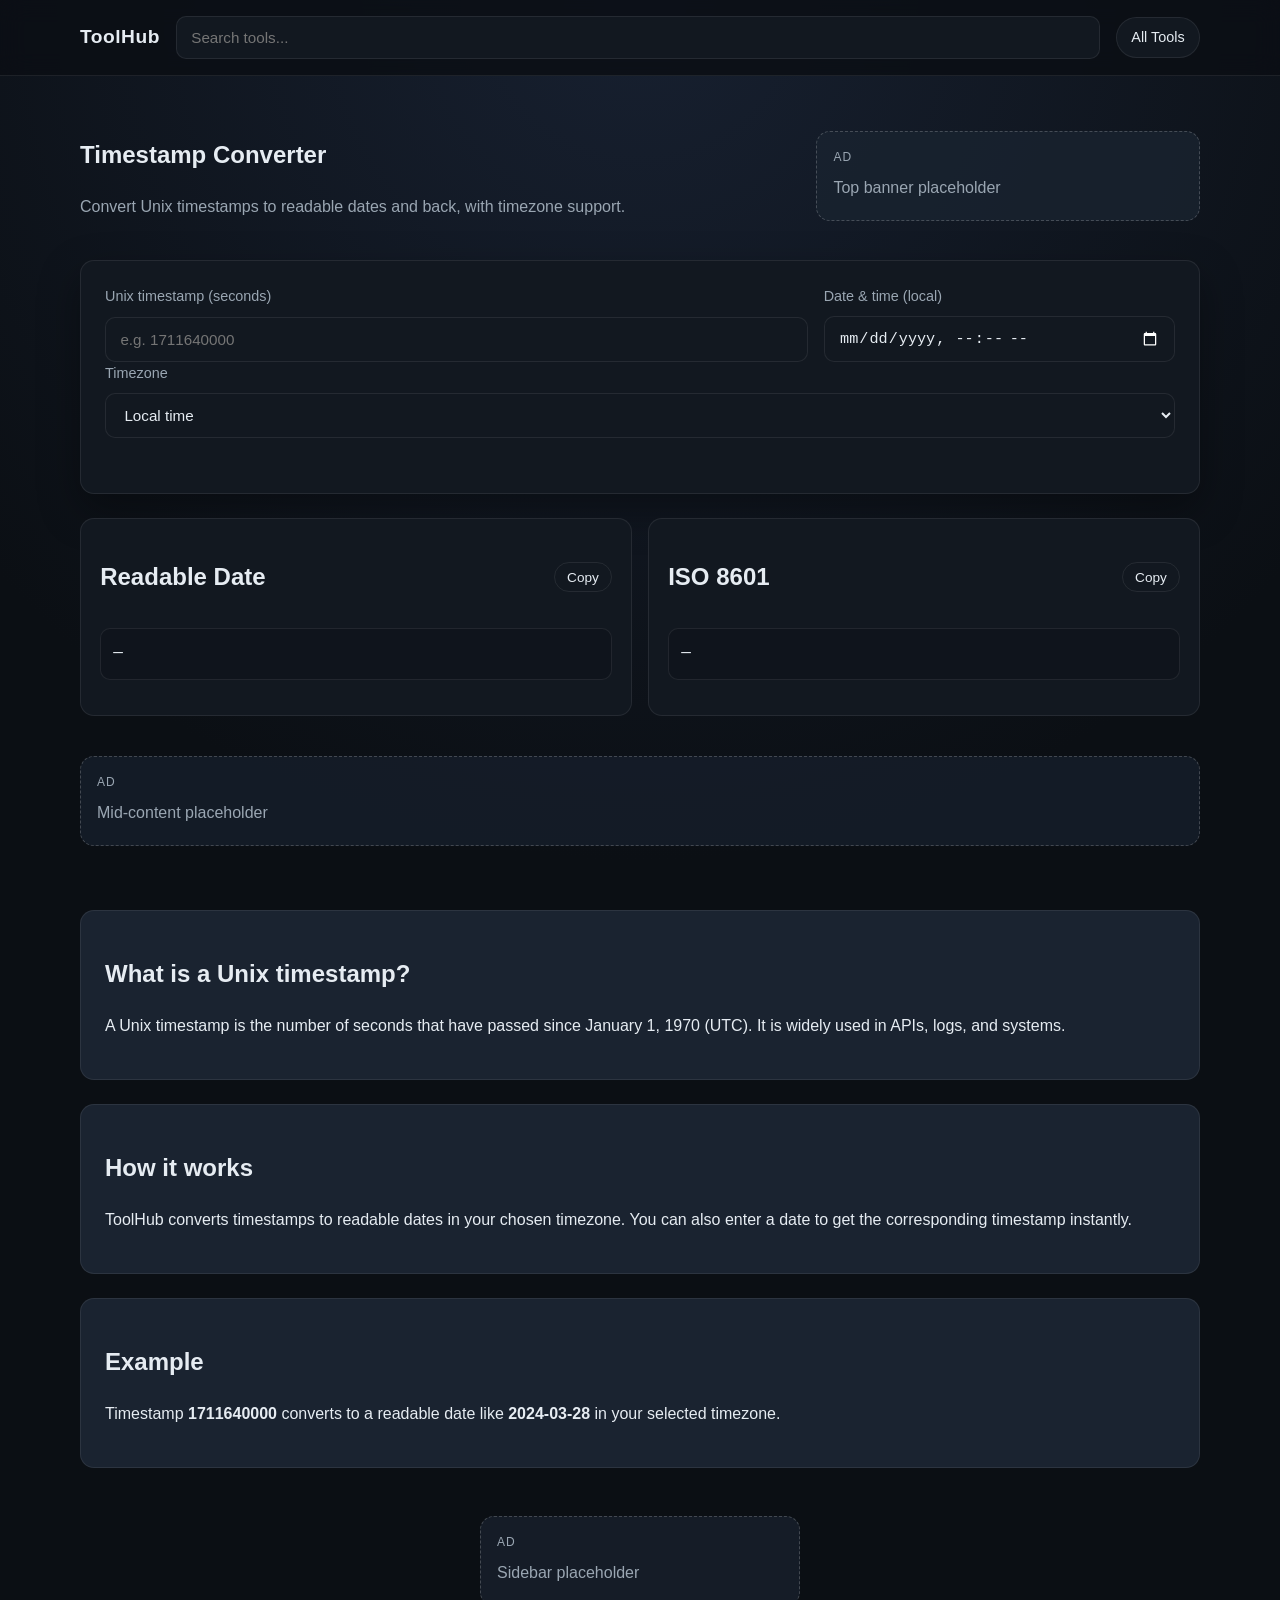
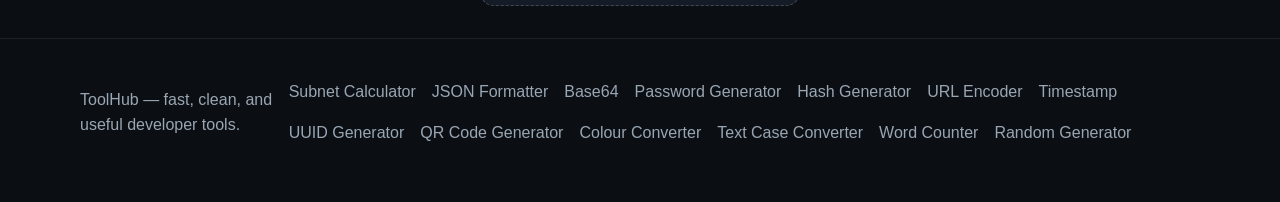
<file: tools/timestamp.html>
<!doctype html>
<html lang="en">
  <head>
    <meta charset="utf-8" />
    <meta name="viewport" content="width=device-width, initial-scale=1" />
    <title>Timestamp Converter — ToolHub</title>
    <meta
      name="description"
      content="Timestamp Converter: convert Unix timestamps to human-readable dates and back. Supports multiple timezones. Fast, client-side, SEO-optimised."
    />
    <link rel="stylesheet" href="/css/styles.css" />
  </head>
  <body>
    <header class="site-header">
      <div class="container header-inner">
        <a class="logo" href="/">ToolHub</a>
        <form class="global-search" data-search-form>
          <label class="sr-only" for="global-search">Search tools</label>
          <input
            id="global-search"
            name="q"
            type="search"
            placeholder="Search tools..."
            autocomplete="off"
            list="tool-list"
          />
          <datalist id="tool-list">
            <option value="Subnet Calculator"></option>
            <option value="JSON Formatter"></option>
            <option value="Base64 Encoder / Decoder"></option>
            <option value="Password Generator"></option>
            <option value="Hash Generator"></option>
            <option value="URL Encoder / Decoder"></option>
            <option value="Timestamp Converter"></option>
            <option value="UUID Generator"></option>
            <option value="QR Code Generator"></option>
            <option value="Colour Converter + Picker"></option>
            <option value="Text Case Converter"></option>
            <option value="Word & Character Counter"></option>
            <option value="Random Generator Suite"></option>
          </datalist>
        </form>
        <details class="tools-menu">
          <summary>All Tools</summary>
          <div class="tools-panel">
            <a href="/tools/subnet.html">Subnet Calculator</a>
            <a href="/tools/json.html">JSON Formatter</a>
            <a href="/tools/base64.html">Base64 Encoder / Decoder</a>
            <a href="/tools/password.html">Password Generator</a>
            <a href="/tools/hash.html">Hash Generator</a>
            <a href="/tools/url.html">URL Encoder / Decoder</a>
            <a class="active" href="/tools/timestamp.html">Timestamp Converter</a>
            <a href="/tools/uuid.html">UUID Generator</a>
            <a href="/tools/qr.html">QR Code Generator</a>
            <a href="/tools/color.html">Colour Converter + Picker</a>
            <a href="/tools/case.html">Text Case Converter</a>
            <a href="/tools/counter.html">Word & Character Counter</a>
            <a href="/tools/random.html">Random Generator Suite</a>
          </div>
        </details>
      </div>
    </header>

    <main class="container">
      <section class="tool-hero">
        <div>
          <h1>Timestamp Converter</h1>
          <p class="lead">
            Convert Unix timestamps to readable dates and back, with timezone
            support.
          </p>
        </div>
        <aside class="ad ad-banner" aria-label="Advertisement">
          <div class="ad-label">Ad</div>
          <div class="ad-body">Top banner placeholder</div>
        </aside>
      </section>

      <section class="tool-panel">
        <div class="input-grid">
          <div class="input-group">
            <label for="timestamp-input">Unix timestamp (seconds)</label>
            <input id="timestamp-input" type="number" placeholder="e.g. 1711640000" />
          </div>
          <div class="input-group">
            <label for="date-input">Date & time (local)</label>
            <input id="date-input" type="datetime-local" />
          </div>
        </div>
        <div class="input-group">
          <label for="timezone-select">Timezone</label>
          <select id="timezone-select">
            <option value="local">Local time</option>
            <option value="UTC">UTC</option>
            <option value="America/New_York">America/New_York</option>
            <option value="Europe/London">Europe/London</option>
            <option value="Asia/Tokyo">Asia/Tokyo</option>
            <option value="Australia/Sydney">Australia/Sydney</option>
          </select>
        </div>
        <div class="validation" data-validation></div>
      </section>

      <section class="tool-results">
        <article class="result-card">
          <div class="result-header">
            <h2>Readable Date</h2>
            <button class="copy-btn" data-copy-target="readable">Copy</button>
          </div>
          <pre class="result-pre" data-result="readable">—</pre>
        </article>
        <article class="result-card">
          <div class="result-header">
            <h2>ISO 8601</h2>
            <button class="copy-btn" data-copy-target="iso">Copy</button>
          </div>
          <pre class="result-pre" data-result="iso">—</pre>
        </article>
      </section>

      <section class="ad ad-mid" aria-label="Advertisement">
        <div class="ad-label">Ad</div>
        <div class="ad-body">Mid-content placeholder</div>
      </section>

      <section class="content-slab">
        <article class="content-block">
          <h2>What is a Unix timestamp?</h2>
          <p>
            A Unix timestamp is the number of seconds that have passed since
            January 1, 1970 (UTC). It is widely used in APIs, logs, and systems.
          </p>
        </article>
        <article class="content-block">
          <h2>How it works</h2>
          <p>
            ToolHub converts timestamps to readable dates in your chosen
            timezone. You can also enter a date to get the corresponding
            timestamp instantly.
          </p>
        </article>
        <article class="content-block">
          <h2>Example</h2>
          <p>
            Timestamp <strong>1711640000</strong> converts to a readable date
            like <strong>2024-03-28</strong> in your selected timezone.
          </p>
        </article>
      </section>
    </main>

    <aside class="ad ad-sidebar" aria-label="Advertisement">
      <div class="ad-label">Ad</div>
      <div class="ad-body">Sidebar placeholder</div>
    </aside>

    <footer class="site-footer">
      <div class="container footer-inner">
        <p>ToolHub — fast, clean, and useful developer tools.</p>
        <div class="footer-links">
          <a href="/tools/subnet.html">Subnet Calculator</a>
          <a href="/tools/json.html">JSON Formatter</a>
          <a href="/tools/base64.html">Base64</a>
          <a href="/tools/password.html">Password Generator</a>
          <a href="/tools/hash.html">Hash Generator</a>
          <a href="/tools/url.html">URL Encoder</a>
          <a href="/tools/timestamp.html">Timestamp</a>
          <a href="/tools/uuid.html">UUID Generator</a>
          <a href="/tools/qr.html">QR Code Generator</a>
          <a href="/tools/color.html">Colour Converter</a>
          <a href="/tools/case.html">Text Case Converter</a>
          <a href="/tools/counter.html">Word Counter</a>
          <a href="/tools/random.html">Random Generator</a>
        </div>
      </div>
    </footer>

    <script src="/js/common.js" defer></script>
    <script src="/js/timestamp.js" defer></script>
  </body>
</html>
</file>
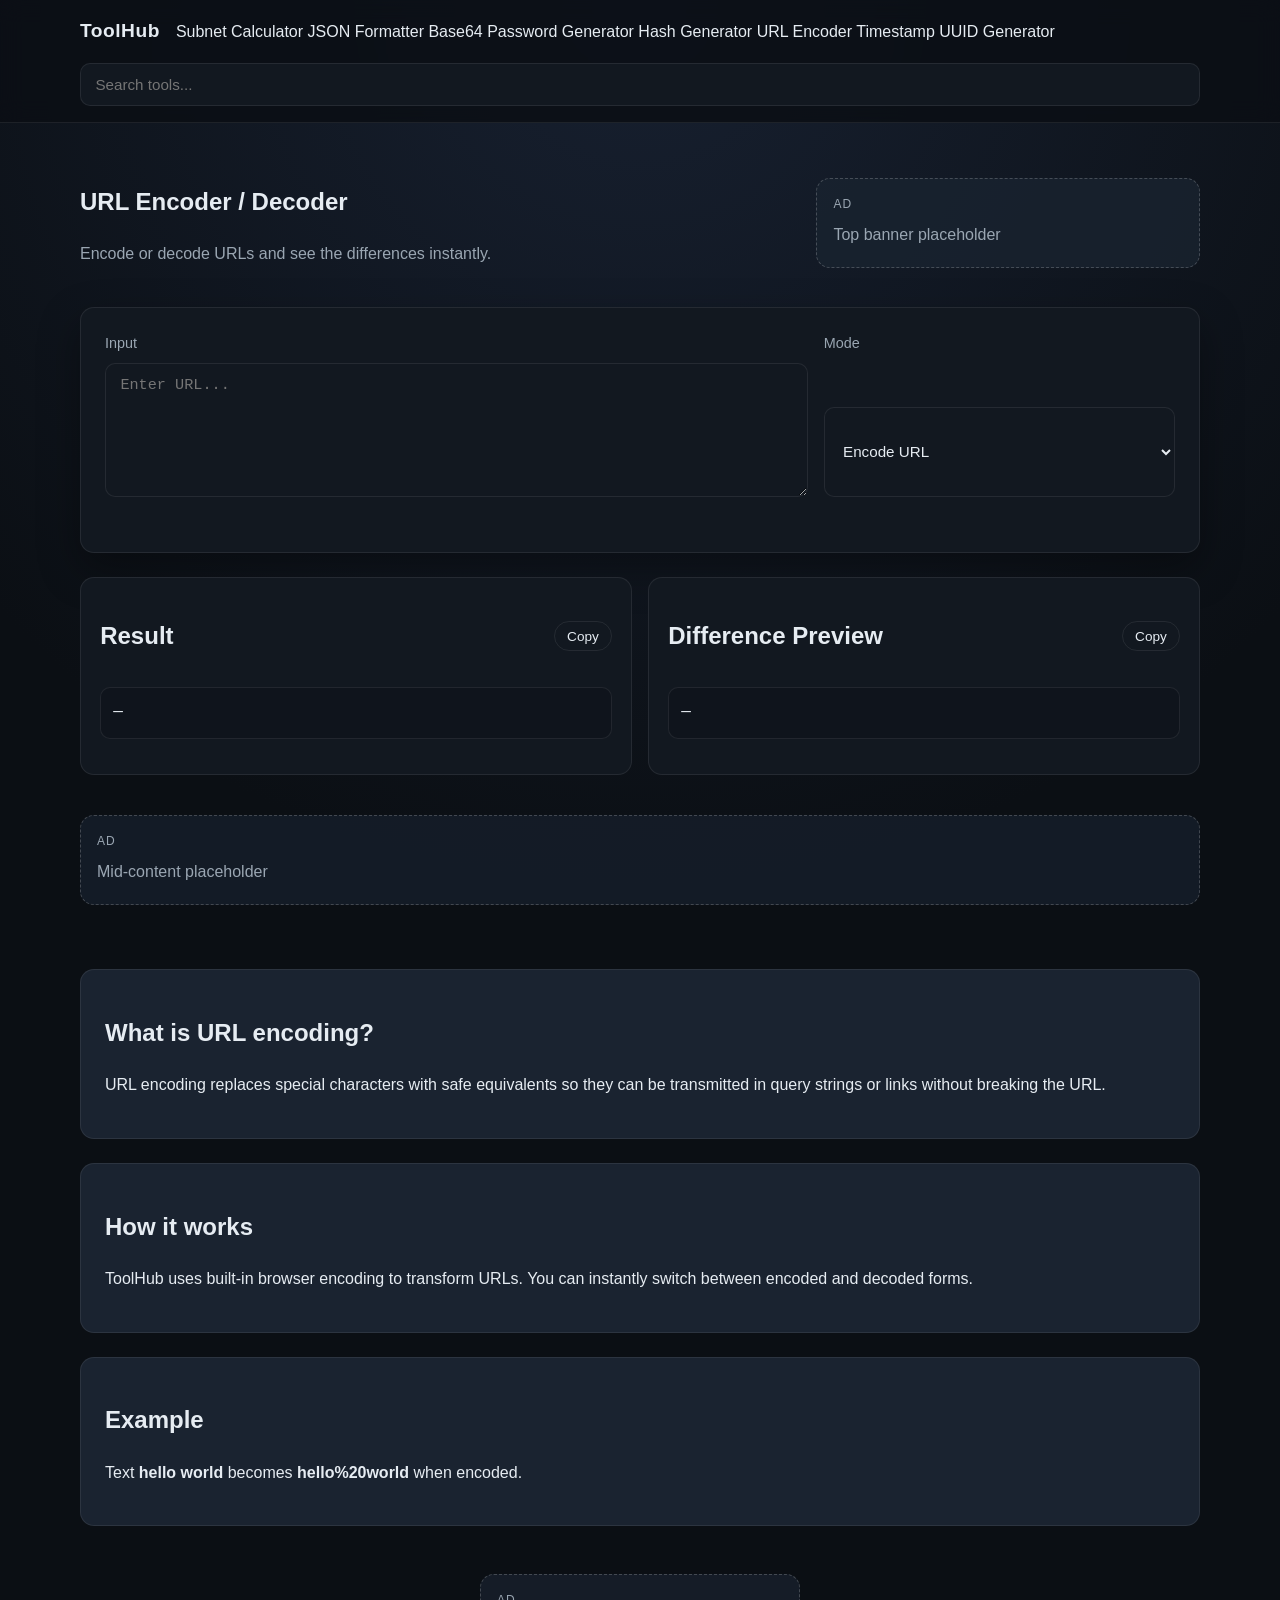
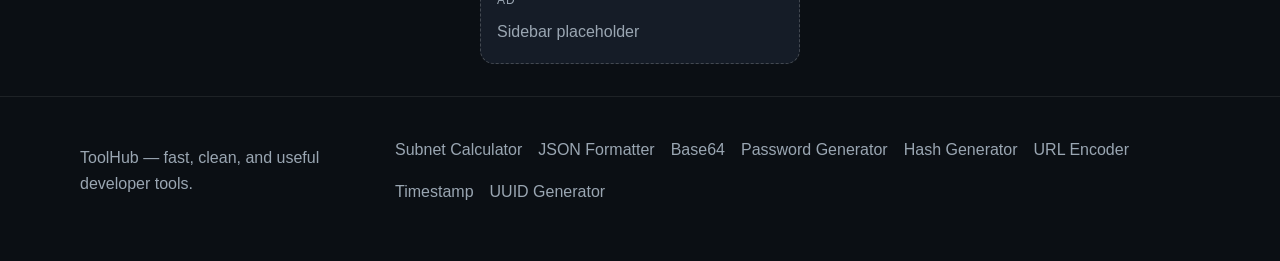
<file: tools/url.html>
<!doctype html>
<html lang="en">
  <head>
    <meta charset="utf-8" />
    <meta name="viewport" content="width=device-width, initial-scale=1" />
    <title>URL Encoder / Decoder — ToolHub</title>
    <meta
      name="description"
      content="URL Encoder / Decoder: encode or decode URLs instantly in your browser. Fast, client-side, SEO-optimised."
    />
    <link rel="stylesheet" href="/css/styles.css" />
  </head>
  <body>
    <header class="site-header">
      <div class="container header-inner">
        <a class="logo" href="/">ToolHub</a>
        <nav class="nav">
          <a href="/tools/subnet.html">Subnet Calculator</a>
          <a href="/tools/json.html">JSON Formatter</a>
          <a href="/tools/base64.html">Base64</a>
          <a href="/tools/password.html">Password Generator</a>
          <a href="/tools/hash.html">Hash Generator</a>
          <a class="active" href="/tools/url.html">URL Encoder</a>
          <a href="/tools/timestamp.html">Timestamp</a>
          <a href="/tools/uuid.html">UUID Generator</a>
        </nav>
        <form class="global-search" data-search-form>
          <label class="sr-only" for="global-search">Search tools</label>
          <input
            id="global-search"
            name="q"
            type="search"
            placeholder="Search tools..."
            autocomplete="off"
            list="tool-list"
          />
          <datalist id="tool-list">
            <option value="Subnet Calculator"></option>
            <option value="JSON Formatter"></option>
            <option value="Base64 Encoder / Decoder"></option>
            <option value="Password Generator"></option>
            <option value="Hash Generator"></option>
            <option value="URL Encoder / Decoder"></option>
            <option value="Timestamp Converter"></option>
            <option value="UUID Generator"></option>
          </datalist>
        </form>
      </div>
    </header>

    <main class="container">
      <section class="tool-hero">
        <div>
          <h1>URL Encoder / Decoder</h1>
          <p class="lead">
            Encode or decode URLs and see the differences instantly.
          </p>
        </div>
        <aside class="ad ad-banner" aria-label="Advertisement">
          <div class="ad-label">Ad</div>
          <div class="ad-body">Top banner placeholder</div>
        </aside>
      </section>

      <section class="tool-panel">
        <div class="input-grid">
          <div class="input-group">
            <label for="url-input">Input</label>
            <textarea id="url-input" rows="6" placeholder="Enter URL..."></textarea>
          </div>
          <div class="input-group">
            <label for="url-mode">Mode</label>
            <select id="url-mode">
              <option value="encode">Encode URL</option>
              <option value="decode">Decode URL</option>
            </select>
          </div>
        </div>
        <div class="validation" data-validation></div>
      </section>

      <section class="tool-results">
        <article class="result-card">
          <div class="result-header">
            <h2>Result</h2>
            <button class="copy-btn" data-copy-target="result">Copy</button>
          </div>
          <pre class="result-pre" data-result="result">—</pre>
        </article>
        <article class="result-card">
          <div class="result-header">
            <h2>Difference Preview</h2>
            <button class="copy-btn" data-copy-target="diff">Copy</button>
          </div>
          <pre class="result-pre" data-result="diff">—</pre>
        </article>
      </section>

      <section class="ad ad-mid" aria-label="Advertisement">
        <div class="ad-label">Ad</div>
        <div class="ad-body">Mid-content placeholder</div>
      </section>

      <section class="content-slab">
        <article class="content-block">
          <h2>What is URL encoding?</h2>
          <p>
            URL encoding replaces special characters with safe equivalents so
            they can be transmitted in query strings or links without breaking
            the URL.
          </p>
        </article>
        <article class="content-block">
          <h2>How it works</h2>
          <p>
            ToolHub uses built-in browser encoding to transform URLs. You can
            instantly switch between encoded and decoded forms.
          </p>
        </article>
        <article class="content-block">
          <h2>Example</h2>
          <p>
            Text <strong>hello world</strong> becomes
            <strong>hello%20world</strong> when encoded.
          </p>
        </article>
      </section>
    </main>

    <aside class="ad ad-sidebar" aria-label="Advertisement">
      <div class="ad-label">Ad</div>
      <div class="ad-body">Sidebar placeholder</div>
    </aside>

    <footer class="site-footer">
      <div class="container footer-inner">
        <p>ToolHub — fast, clean, and useful developer tools.</p>
        <div class="footer-links">
          <a href="/tools/subnet.html">Subnet Calculator</a>
          <a href="/tools/json.html">JSON Formatter</a>
          <a href="/tools/base64.html">Base64</a>
          <a href="/tools/password.html">Password Generator</a>
          <a href="/tools/hash.html">Hash Generator</a>
          <a href="/tools/url.html">URL Encoder</a>
          <a href="/tools/timestamp.html">Timestamp</a>
          <a href="/tools/uuid.html">UUID Generator</a>
        </div>
      </div>
    </footer>

    <script src="/js/common.js" defer></script>
    <script src="/js/url.js" defer></script>
  </body>
</html>
</file>
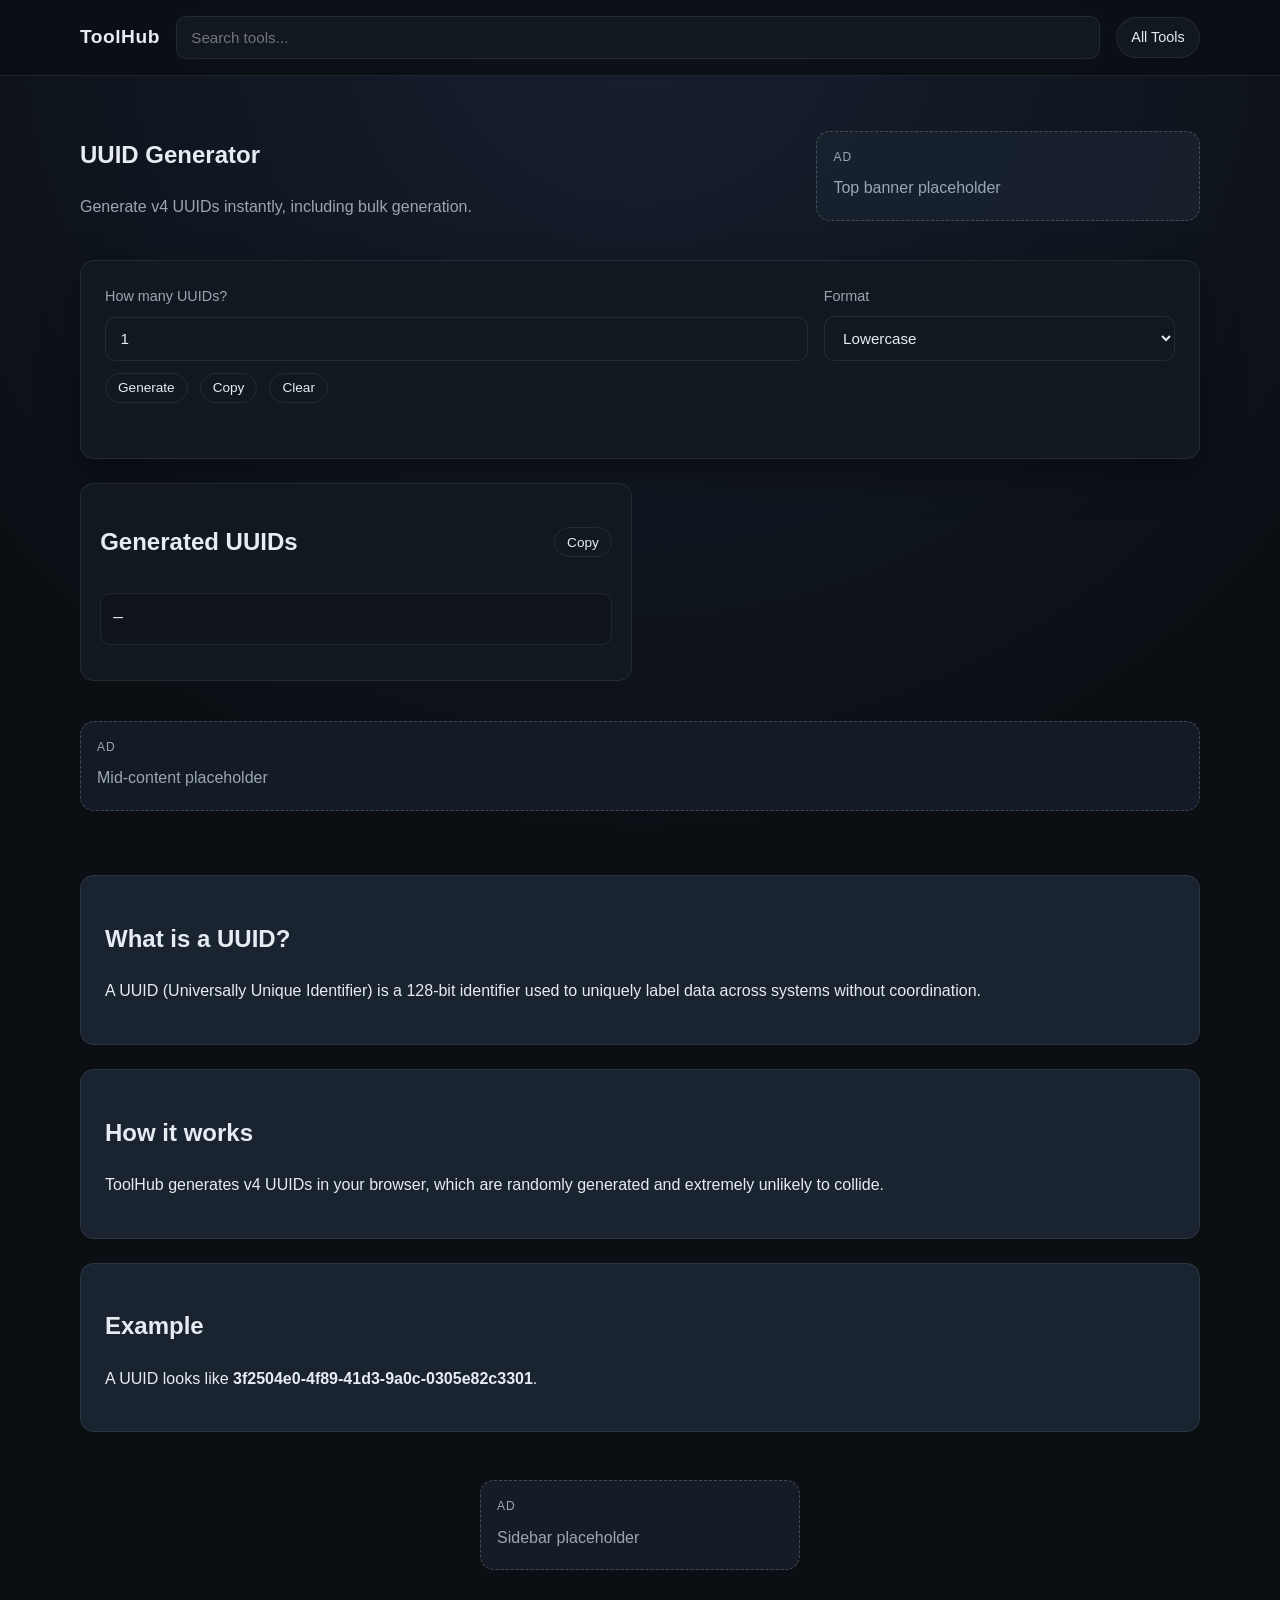
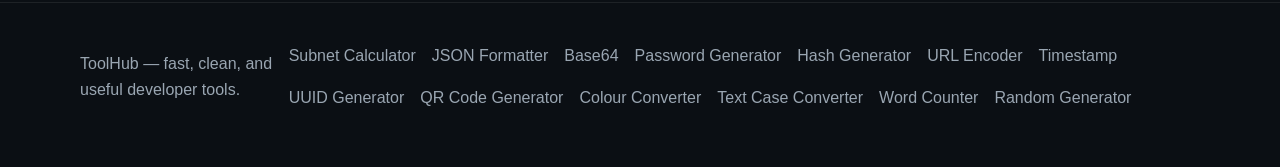
<file: tools/uuid.html>
<!doctype html>
<html lang="en">
  <head>
    <meta charset="utf-8" />
    <meta name="viewport" content="width=device-width, initial-scale=1" />
    <title>UUID Generator — ToolHub</title>
    <meta
      name="description"
      content="UUID Generator: create v4 UUIDs instantly, including bulk generation. Fast, client-side, SEO-optimised."
    />
    <link rel="stylesheet" href="/css/styles.css" />
  </head>
  <body>
    <header class="site-header">
      <div class="container header-inner">
        <a class="logo" href="/">ToolHub</a>
        <form class="global-search" data-search-form>
          <label class="sr-only" for="global-search">Search tools</label>
          <input
            id="global-search"
            name="q"
            type="search"
            placeholder="Search tools..."
            autocomplete="off"
            list="tool-list"
          />
          <datalist id="tool-list">
            <option value="Subnet Calculator"></option>
            <option value="JSON Formatter"></option>
            <option value="Base64 Encoder / Decoder"></option>
            <option value="Password Generator"></option>
            <option value="Hash Generator"></option>
            <option value="URL Encoder / Decoder"></option>
            <option value="Timestamp Converter"></option>
            <option value="UUID Generator"></option>
            <option value="QR Code Generator"></option>
            <option value="Colour Converter + Picker"></option>
            <option value="Text Case Converter"></option>
            <option value="Word & Character Counter"></option>
            <option value="Random Generator Suite"></option>
          </datalist>
        </form>
        <details class="tools-menu">
          <summary>All Tools</summary>
          <div class="tools-panel">
            <a href="/tools/subnet.html">Subnet Calculator</a>
            <a href="/tools/json.html">JSON Formatter</a>
            <a href="/tools/base64.html">Base64 Encoder / Decoder</a>
            <a href="/tools/password.html">Password Generator</a>
            <a href="/tools/hash.html">Hash Generator</a>
            <a href="/tools/url.html">URL Encoder / Decoder</a>
            <a href="/tools/timestamp.html">Timestamp Converter</a>
            <a class="active" href="/tools/uuid.html">UUID Generator</a>
            <a href="/tools/qr.html">QR Code Generator</a>
            <a href="/tools/color.html">Colour Converter + Picker</a>
            <a href="/tools/case.html">Text Case Converter</a>
            <a href="/tools/counter.html">Word & Character Counter</a>
            <a href="/tools/random.html">Random Generator Suite</a>
          </div>
        </details>
      </div>
    </header>

    <main class="container">
      <section class="tool-hero">
        <div>
          <h1>UUID Generator</h1>
          <p class="lead">
            Generate v4 UUIDs instantly, including bulk generation.
          </p>
        </div>
        <aside class="ad ad-banner" aria-label="Advertisement">
          <div class="ad-label">Ad</div>
          <div class="ad-body">Top banner placeholder</div>
        </aside>
      </section>

      <section class="tool-panel">
        <div class="input-grid">
          <div class="input-group">
            <label for="uuid-count">How many UUIDs?</label>
            <input id="uuid-count" type="number" min="1" max="200" value="1" />
          </div>
          <div class="input-group">
            <label for="uuid-format">Format</label>
            <select id="uuid-format">
              <option value="lower">Lowercase</option>
              <option value="upper">Uppercase</option>
            </select>
          </div>
        </div>
        <div class="action-row">
          <button class="ghost-btn" data-generate>Generate</button>
          <button class="ghost-btn" data-copy-target="uuid">Copy</button>
          <button class="ghost-btn" data-action="clear">Clear</button>
        </div>
        <div class="validation" data-validation></div>
      </section>

      <section class="tool-results">
        <article class="result-card">
          <div class="result-header">
            <h2>Generated UUIDs</h2>
            <button class="copy-btn" data-copy-target="uuid">Copy</button>
          </div>
          <pre class="result-pre" data-result="uuid">—</pre>
        </article>
      </section>

      <section class="ad ad-mid" aria-label="Advertisement">
        <div class="ad-label">Ad</div>
        <div class="ad-body">Mid-content placeholder</div>
      </section>

      <section class="content-slab">
        <article class="content-block">
          <h2>What is a UUID?</h2>
          <p>
            A UUID (Universally Unique Identifier) is a 128-bit identifier used
            to uniquely label data across systems without coordination.
          </p>
        </article>
        <article class="content-block">
          <h2>How it works</h2>
          <p>
            ToolHub generates v4 UUIDs in your browser, which are randomly
            generated and extremely unlikely to collide.
          </p>
        </article>
        <article class="content-block">
          <h2>Example</h2>
          <p>
            A UUID looks like
            <strong>3f2504e0-4f89-41d3-9a0c-0305e82c3301</strong>.
          </p>
        </article>
      </section>
    </main>

    <aside class="ad ad-sidebar" aria-label="Advertisement">
      <div class="ad-label">Ad</div>
      <div class="ad-body">Sidebar placeholder</div>
    </aside>

    <footer class="site-footer">
      <div class="container footer-inner">
        <p>ToolHub — fast, clean, and useful developer tools.</p>
        <div class="footer-links">
          <a href="/tools/subnet.html">Subnet Calculator</a>
          <a href="/tools/json.html">JSON Formatter</a>
          <a href="/tools/base64.html">Base64</a>
          <a href="/tools/password.html">Password Generator</a>
          <a href="/tools/hash.html">Hash Generator</a>
          <a href="/tools/url.html">URL Encoder</a>
          <a href="/tools/timestamp.html">Timestamp</a>
          <a href="/tools/uuid.html">UUID Generator</a>
          <a href="/tools/qr.html">QR Code Generator</a>
          <a href="/tools/color.html">Colour Converter</a>
          <a href="/tools/case.html">Text Case Converter</a>
          <a href="/tools/counter.html">Word Counter</a>
          <a href="/tools/random.html">Random Generator</a>
        </div>
      </div>
    </footer>

    <script src="/js/common.js" defer></script>
    <script src="/js/uuid.js" defer></script>
  </body>
</html>
</file>
<file: css/styles.css>
*,
*::before,
*::after {
  box-sizing: border-box;
}

:root {
  color-scheme: dark;
  --bg: #0b0f14;
  --panel: #121820;
  --panel-light: #1a2330;
  --text: #e6ecf2;
  --muted: #9aa6b2;
  --accent: #4dd2ff;
  --accent-soft: rgba(77, 210, 255, 0.15);
  --border: rgba(255, 255, 255, 0.08);
  --shadow: 0 16px 40px rgba(0, 0, 0, 0.35);
  --radius: 14px;
  --radius-sm: 10px;
  --font: "Space Grotesk", "Segoe UI", sans-serif;
}

body {
  margin: 0;
  font-family: var(--font);
  background: radial-gradient(circle at top, #172030 0%, #0b0f14 45%);
  color: var(--text);
  line-height: 1.6;
}

a {
  color: inherit;
  text-decoration: none;
}

img {
  max-width: 100%;
  display: block;
}

.container {
  width: min(1120px, 92vw);
  margin: 0 auto;
}

.site-header {
  position: sticky;
  top: 0;
  background: rgba(11, 15, 20, 0.85);
  backdrop-filter: blur(12px);
  border-bottom: 1px solid var(--border);
  z-index: 10;
}

.header-inner {
  display: flex;
  align-items: center;
  gap: 1rem;
  padding: 1rem 0;
  flex-wrap: wrap;
}

.logo {
  font-weight: 700;
  font-size: 1.2rem;
  letter-spacing: 0.5px;
}

.global-search {
  flex: 1 1 280px;
}

.tools-menu {
  position: relative;
}

.tools-menu summary {
  list-style: none;
  cursor: pointer;
  border: 1px solid var(--border);
  border-radius: 999px;
  padding: 0.5rem 0.9rem;
  background: var(--panel);
  color: var(--text);
  font-size: 0.9rem;
  transition: border-color 0.2s ease, color 0.2s ease;
}

.tools-menu summary::-webkit-details-marker {
  display: none;
}

.tools-menu[open] summary,
.tools-menu summary:hover {
  border-color: var(--accent);
  color: var(--accent);
}

.tools-panel {
  position: absolute;
  right: 0;
  top: calc(100% + 0.5rem);
  background: var(--panel);
  border: 1px solid var(--border);
  border-radius: var(--radius);
  padding: 1rem;
  display: grid;
  grid-template-columns: repeat(auto-fit, minmax(180px, 1fr));
  gap: 0.6rem;
  box-shadow: var(--shadow);
  width: min(560px, 92vw);
  z-index: 20;
}

.tools-panel a {
  padding: 0.45rem 0.7rem;
  border-radius: 999px;
  border: 1px solid transparent;
  background: var(--panel-light);
  color: var(--text);
  transition: border-color 0.2s ease, color 0.2s ease, transform 0.2s ease;
}

.tools-panel a:hover,
.tools-panel a.active {
  border-color: rgba(77, 210, 255, 0.6);
  color: var(--accent);
  transform: translateY(-1px);
}

.global-search input,
.hero-search input,
.input-group input,
.input-group textarea,
.input-group select {
  width: 100%;
  padding: 0.75rem 0.9rem;
  border-radius: var(--radius-sm);
  border: 1px solid var(--border);
  background: var(--panel);
  color: var(--text);
  font-size: 0.95rem;
  transition: border-color 0.2s ease, box-shadow 0.2s ease;
}

.global-search input:focus,
.hero-search input:focus,
.input-group input:focus,
.input-group textarea:focus,
.input-group select:focus {
  outline: none;
  border-color: var(--accent);
  box-shadow: 0 0 0 3px rgba(77, 210, 255, 0.15);
}

.hero {
  display: grid;
  gap: 2rem;
  align-items: center;
  padding: 3rem 0 2rem;
}

.lead {
  color: var(--muted);
  margin-top: 0.5rem;
}

.tools-grid {
  display: grid;
  grid-template-columns: repeat(auto-fit, minmax(240px, 1fr));
  gap: 1.5rem;
  padding: 2rem 0;
}

.tool-card {
  background: var(--panel);
  border: 1px solid var(--border);
  border-radius: var(--radius);
  padding: 1.5rem;
  box-shadow: var(--shadow);
  display: flex;
  flex-direction: column;
  gap: 1rem;
  transition: transform 0.2s ease, border-color 0.2s ease;
}

.tool-card:hover {
  transform: translateY(-4px);
  border-color: rgba(77, 210, 255, 0.4);
}

.tool-meta {
  display: flex;
  align-items: center;
  justify-content: space-between;
  color: var(--muted);
}

.tool-link {
  color: var(--accent);
  font-weight: 600;
}

.content-slab {
  display: grid;
  gap: 1.5rem;
  padding: 2rem 0 3rem;
}

.content-block {
  background: var(--panel-light);
  border: 1px solid var(--border);
  border-radius: var(--radius);
  padding: 1.5rem;
}

.tool-hero {
  display: grid;
  gap: 1.5rem;
  align-items: center;
  padding: 2.5rem 0 1.5rem;
}

.tool-panel {
  background: var(--panel);
  border: 1px solid var(--border);
  border-radius: var(--radius);
  padding: 1.5rem;
  box-shadow: var(--shadow);
}

.input-grid {
  display: grid;
  gap: 1rem;
}

.input-group {
  display: grid;
  gap: 0.5rem;
}

.input-group label {
  font-size: 0.9rem;
  color: var(--muted);
}

.validation {
  margin-top: 0.75rem;
  color: #ff8a8a;
  min-height: 1.2rem;
  font-size: 0.9rem;
}

.tool-results {
  display: grid;
  gap: 1rem;
  padding: 1.5rem 0;
}

.result-card {
  background: var(--panel);
  border: 1px solid var(--border);
  border-radius: var(--radius);
  padding: 1.2rem;
}

.result-header {
  display: flex;
  align-items: center;
  justify-content: space-between;
  gap: 1rem;
}

.result-value,
.result-pre {
  margin-top: 0.75rem;
  font-family: "JetBrains Mono", "Consolas", monospace;
  color: var(--text);
  background: #0f141c;
  border-radius: var(--radius-sm);
  padding: 0.75rem;
  border: 1px solid var(--border);
  white-space: pre-wrap;
  word-break: break-word;
}

.copy-btn,
.ghost-btn {
  border: 1px solid var(--border);
  background: transparent;
  color: var(--text);
  padding: 0.4rem 0.75rem;
  border-radius: 999px;
  cursor: pointer;
  transition: all 0.2s ease;
  font-size: 0.85rem;
}

.copy-btn:hover,
.ghost-btn:hover {
  border-color: var(--accent);
  color: var(--accent);
}

.action-row {
  display: flex;
  gap: 0.75rem;
  flex-wrap: wrap;
  margin-top: 0.75rem;
}

.strength-meter {
  height: 10px;
  background: #1f2a36;
  border-radius: 999px;
  overflow: hidden;
  border: 1px solid var(--border);
}

.strength-meter span {
  display: block;
  height: 100%;
  width: 0%;
  background: #ff8a8a;
  transition: width 0.2s ease, background 0.2s ease;
}

.strength-label {
  margin-top: 0.5rem;
  font-size: 0.9rem;
  color: var(--muted);
}

.pill-row {
  display: flex;
  gap: 0.5rem;
  flex-wrap: wrap;
  margin-top: 0.5rem;
}

.pill {
  padding: 0.25rem 0.6rem;
  border-radius: 999px;
  border: 1px solid var(--border);
  font-size: 0.8rem;
  color: var(--muted);
}

.pill.active {
  color: var(--text);
  border-color: rgba(77, 210, 255, 0.5);
  background: rgba(77, 210, 255, 0.1);
}

.preview-box {
  width: 100%;
  height: 160px;
  border-radius: var(--radius);
  border: 1px solid var(--border);
  background: #111820;
}

.stat-grid {
  display: grid;
  gap: 1rem;
}

.stat-card {
  background: var(--panel-light);
  border: 1px solid var(--border);
  border-radius: var(--radius);
  padding: 1rem;
}

.stat-card h3 {
  margin: 0 0 0.5rem;
  font-size: 0.95rem;
  color: var(--muted);
}

.stat-value {
  font-family: "JetBrains Mono", "Consolas", monospace;
  font-size: 1.1rem;
}

.qr-output {
  display: grid;
  gap: 1rem;
  align-items: start;
}

.qr-canvas {
  width: 100%;
  max-width: 280px;
  background: #fff;
  border-radius: var(--radius);
  padding: 0.75rem;
}

.qr-canvas canvas,
.qr-canvas svg {
  display: block;
  width: 100%;
  height: auto;
}

@media (min-width: 720px) {
  .stat-grid {
    grid-template-columns: repeat(3, minmax(0, 1fr));
  }

  .qr-output {
    grid-template-columns: 1fr 1fr;
  }
}

.ad {
  border: 1px dashed rgba(255, 255, 255, 0.2);
  border-radius: var(--radius);
  padding: 1rem;
  color: var(--muted);
  min-height: 90px;
}

.ad-banner {
  background: rgba(26, 35, 48, 0.8);
}

.ad-mid {
  margin: 1rem 0 2rem;
  background: rgba(26, 35, 48, 0.65);
}

.ad-sidebar {
  position: static;
  width: min(320px, 92vw);
  margin: 1rem auto 2rem;
  background: rgba(26, 35, 48, 0.7);
}

.ad-label {
  font-size: 0.75rem;
  text-transform: uppercase;
  letter-spacing: 1px;
  margin-bottom: 0.5rem;
}

.site-footer {
  border-top: 1px solid var(--border);
  padding: 2rem 0 3rem;
  color: var(--muted);
}

.footer-inner {
  display: flex;
  flex-direction: column;
  gap: 1rem;
}

.footer-links {
  display: flex;
  flex-wrap: wrap;
  gap: 1rem;
}

.sr-only {
  position: absolute;
  width: 1px;
  height: 1px;
  padding: 0;
  margin: -1px;
  overflow: hidden;
  clip: rect(0, 0, 0, 0);
  border: 0;
}

@media (min-width: 720px) {
  .hero {
    grid-template-columns: 1.2fr 0.8fr;
  }

  .tool-hero {
    grid-template-columns: 1.3fr 0.7fr;
  }

  .input-grid {
    grid-template-columns: 2fr 1fr;
  }

  .tool-results {
    grid-template-columns: repeat(2, minmax(0, 1fr));
  }

  .footer-inner {
    flex-direction: row;
    justify-content: space-between;
    align-items: center;
  }

  .ad-sidebar {
    margin: 0 auto 2rem;
  }
}

@media (min-width: 980px) {
  .tools-grid {
    grid-template-columns: repeat(3, minmax(0, 1fr));
  }
}
</file>
